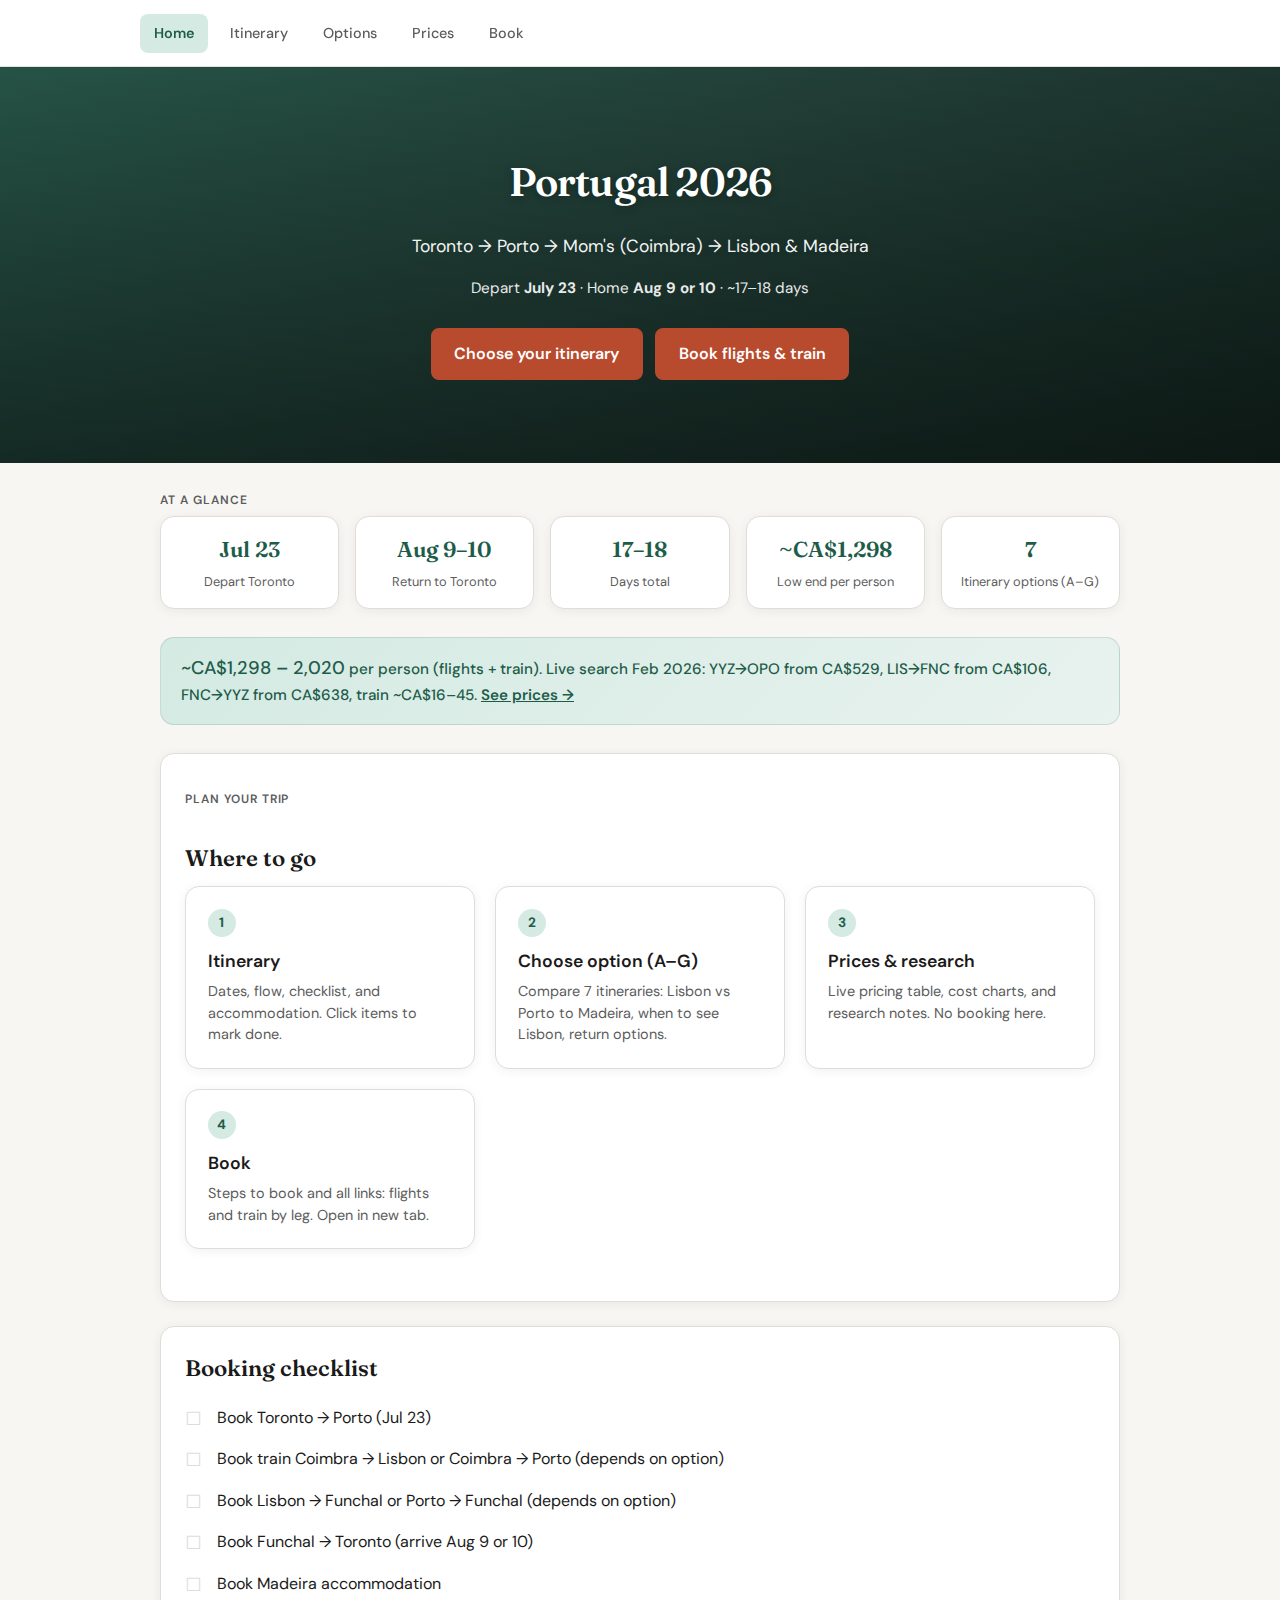
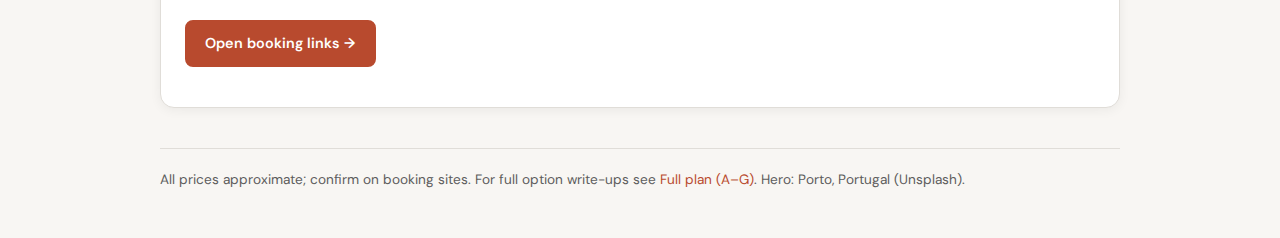
<file: index.html>
<!DOCTYPE html>
<html lang="en">
<head>
  <meta charset="UTF-8">
  <meta name="viewport" content="width=device-width, initial-scale=1.0">
  <title>Portugal Trip 2026 – Toronto to Porto, Coimbra, Lisbon & Madeira</title>
  <meta name="description" content="Trip plan for July–August 2026: Toronto → Porto → Mom's (Coimbra) → Lisbon → Madeira. Compare options, see prices, and book.">
  <link rel="stylesheet" href="styles.css">
  <style>
    .hero { background-image: linear-gradient(135deg, rgba(30,92,74,.92) 0%, rgba(20,61,50,.9) 50%, rgba(15,42,34,.95) 100%), url('https://images.unsplash.com/photo-1555881400-74d7acaacd8b?w=1200'); background-size: cover; background-position: center; }
  </style>
</head>
<body>
  <nav class="site-nav">
    <div class="site-nav-inner">
      <a href="index.html" class="active">Home</a>
      <a href="itinerary.html">Itinerary</a>
      <a href="portugal-trip-options.html">Options</a>
      <a href="flights-research.html">Prices</a>
      <a href="book.html">Book</a>
    </div>
  </nav>

  <header class="hero">
    <div class="hero-inner">
      <h1>Portugal 2026</h1>
      <p class="tagline">Toronto → Porto → Mom's (Coimbra) → Lisbon & Madeira</p>
      <p class="hero-dates">Depart <strong>July 23</strong> · Home <strong>Aug 9 or 10</strong> · ~17–18 days</p>
      <div class="hero-ctas">
        <a href="portugal-trip-options.html" class="btn btn-hero-primary">Choose your itinerary</a>
        <a href="book.html" class="btn btn-hero-secondary">Book flights & train</a>
      </div>
    </div>
  </header>

  <main class="site-wrap">
    <p class="eyebrow">At a glance</p>
    <div class="at-a-glance">
      <div class="at-a-glance-item">
        <div class="val">Jul 23</div>
        <div class="lbl">Depart Toronto</div>
      </div>
      <div class="at-a-glance-item">
        <div class="val">Aug 9–10</div>
        <div class="lbl">Return to Toronto</div>
      </div>
      <div class="at-a-glance-item">
        <div class="val">17–18</div>
        <div class="lbl">Days total</div>
      </div>
      <div class="at-a-glance-item">
        <div class="val">~CA$1,298</div>
        <div class="lbl">Low end per person</div>
      </div>
      <div class="at-a-glance-item">
        <div class="val">7</div>
        <div class="lbl">Itinerary options (A–G)</div>
      </div>
    </div>

    <div class="cost-strip">
      <span class="cost-figure">~CA$1,298 – 2,020</span> per person (flights + train). Live search Feb 2026: YYZ→OPO from CA$529, LIS→FNC from CA$106, FNC→YYZ from CA$638, train ~CA$16–45. <a href="flights-research.html" style="color:inherit; font-weight:600;">See prices →</a>
    </div>

    <section class="card">
      <p class="eyebrow">Plan your trip</p>
      <h2>Where to go</h2>
      <div class="card-grid">
        <a href="itinerary.html" class="card-link">
          <span class="card-num">1</span>
          <h3>Itinerary</h3>
          <p>Dates, flow, checklist, and accommodation. Click items to mark done.</p>
        </a>
        <a href="portugal-trip-options.html" class="card-link">
          <span class="card-num">2</span>
          <h3>Choose option (A–G)</h3>
          <p>Compare 7 itineraries: Lisbon vs Porto to Madeira, when to see Lisbon, return options.</p>
        </a>
        <a href="flights-research.html" class="card-link">
          <span class="card-num">3</span>
          <h3>Prices & research</h3>
          <p>Live pricing table, cost charts, and research notes. No booking here.</p>
        </a>
        <a href="book.html" class="card-link">
          <span class="card-num">4</span>
          <h3>Book</h3>
          <p>Steps to book and all links: flights and train by leg. Open in new tab.</p>
        </a>
      </div>
    </section>

    <section class="card">
      <h2>Booking checklist</h2>
      <ul class="checklist">
        <li>Book Toronto → Porto (Jul 23)</li>
        <li>Book train Coimbra → Lisbon or Coimbra → Porto (depends on option)</li>
        <li>Book Lisbon → Funchal or Porto → Funchal (depends on option)</li>
        <li>Book Funchal → Toronto (arrive Aug 9 or 10)</li>
        <li>Book Madeira accommodation</li>
      </ul>
      <p style="margin-top:1rem;"><a href="book.html" class="btn">Open booking links →</a></p>
    </section>

    <footer class="site-footer">
      All prices approximate; confirm on booking sites. For full option write-ups see <a href="full-plan.html">Full plan (A–G)</a>. Hero: Porto, Portugal (Unsplash).
    </footer>
  </main>
</body>
</html>
</file>
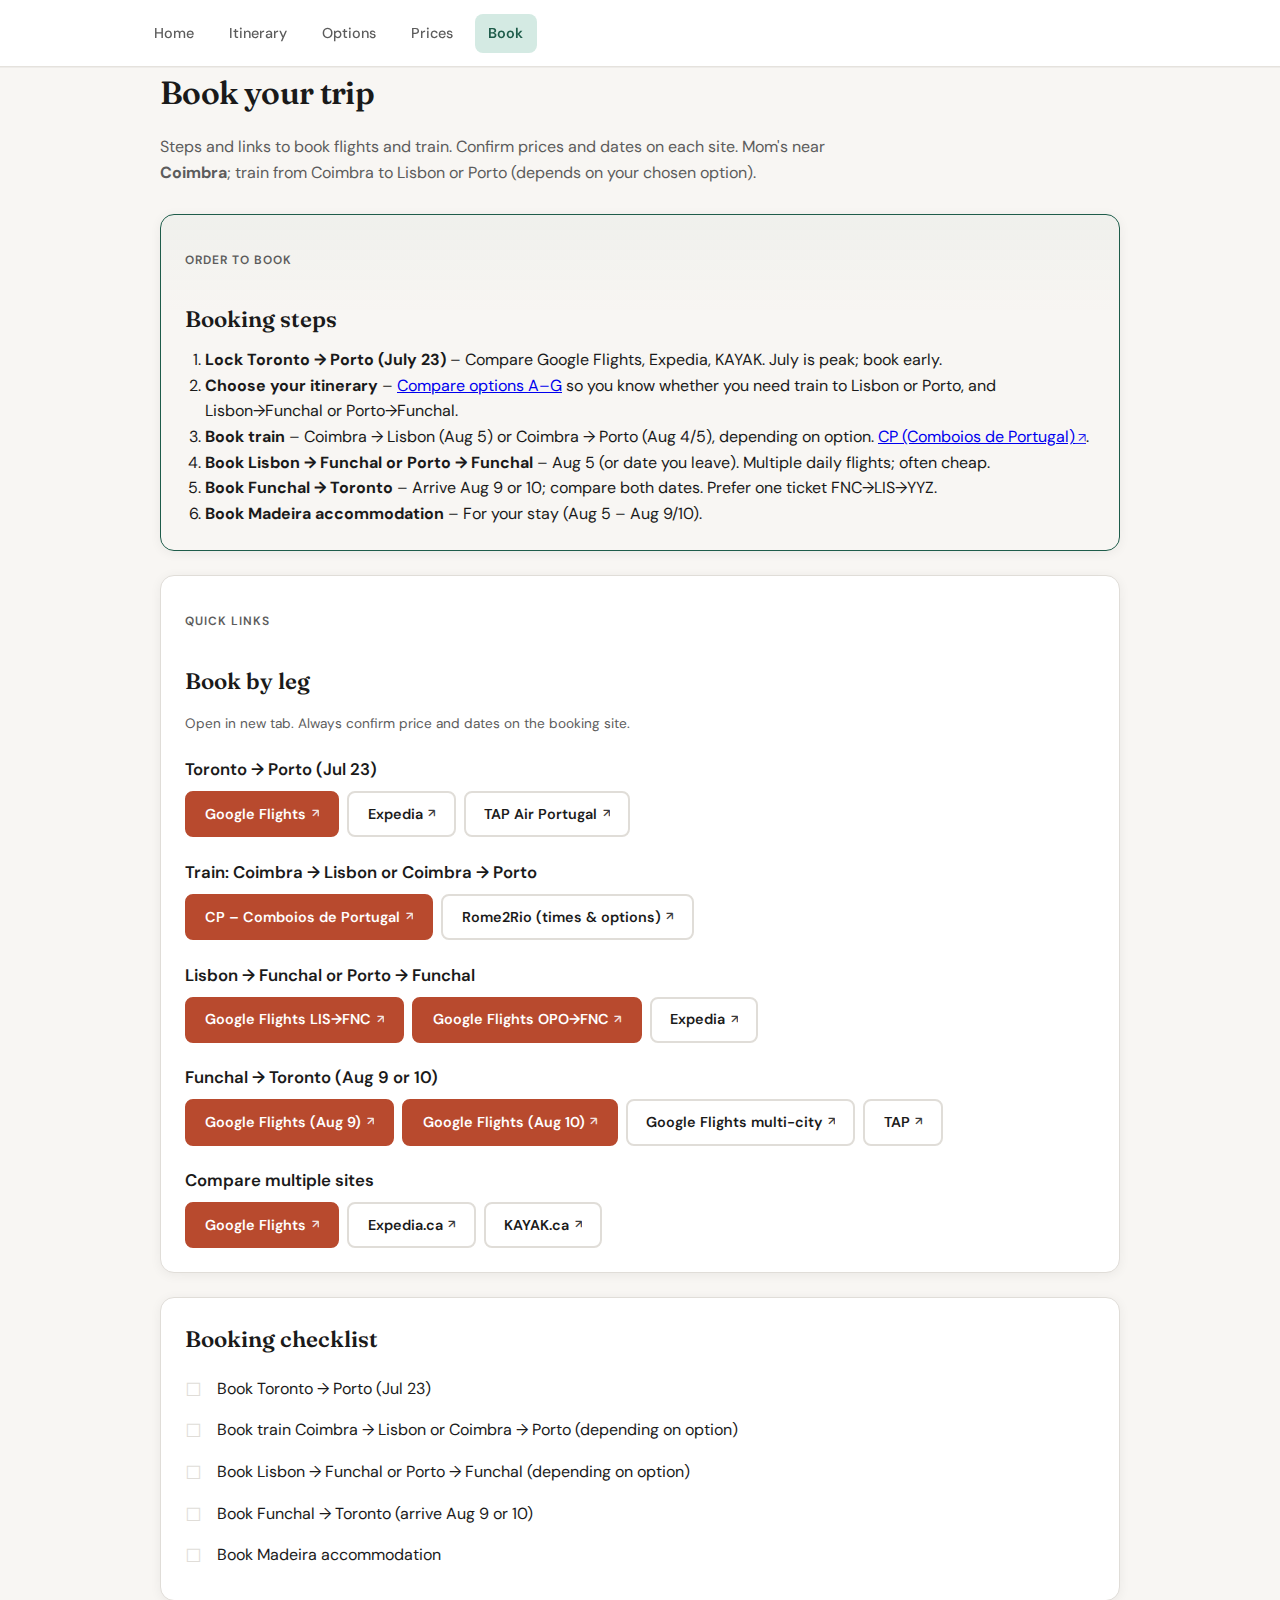
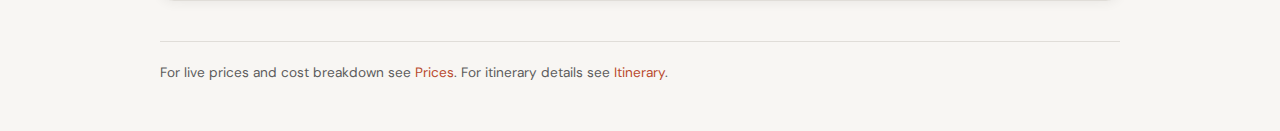
<file: book.html>
<!DOCTYPE html>
<html lang="en">
<head>
  <meta charset="UTF-8">
  <meta name="viewport" content="width=device-width, initial-scale=1.0">
  <title>Portugal Trip 2026 – Book your trip</title>
  <meta name="description" content="Booking steps and links for flights and train: Toronto→Porto, Coimbra→Lisbon/Porto, Lisbon/Porto→Madeira, Madeira→Toronto.">
  <link rel="stylesheet" href="styles.css">
</head>
<body>
  <nav class="site-nav">
    <div class="site-nav-inner">
      <a href="index.html">Home</a>
      <a href="itinerary.html">Itinerary</a>
      <a href="portugal-trip-options.html">Options</a>
      <a href="flights-research.html">Prices</a>
      <a href="book.html" class="active">Book</a>
    </div>
  </nav>

  <main class="site-wrap">
    <h1>Book your trip</h1>
    <p class="page-subtitle">Steps and links to book flights and train. Confirm prices and dates on each site. Mom's near <strong>Coimbra</strong>; train from Coimbra to Lisbon or Porto (depends on your chosen option).</p>

    <section class="card highlight">
      <p class="eyebrow">Order to book</p>
      <h2>Booking steps</h2>
      <ol style="margin:0; padding-left:1.25rem;">
        <li><strong>Lock Toronto → Porto (July 23)</strong> – Compare Google Flights, Expedia, KAYAK. July is peak; book early.</li>
        <li><strong>Choose your itinerary</strong> – <a href="portugal-trip-options.html">Compare options A–G</a> so you know whether you need train to Lisbon or Porto, and Lisbon→Funchal or Porto→Funchal.</li>
        <li><strong>Book train</strong> – Coimbra → Lisbon (Aug 5) or Coimbra → Porto (Aug 4/5), depending on option. <a href="https://www.cp.pt/passageiros/en" target="_blank" rel="noopener" class="external">CP (Comboios de Portugal)</a>.</li>
        <li><strong>Book Lisbon → Funchal or Porto → Funchal</strong> – Aug 5 (or date you leave). Multiple daily flights; often cheap.</li>
        <li><strong>Book Funchal → Toronto</strong> – Arrive Aug 9 or 10; compare both dates. Prefer one ticket FNC→LIS→YYZ.</li>
        <li><strong>Book Madeira accommodation</strong> – For your stay (Aug 5 – Aug 9/10).</li>
      </ol>
    </section>

    <section class="card">
      <p class="eyebrow">Quick links</p>
      <h2>Book by leg</h2>
      <p class="chart-caption">Open in new tab. Always confirm price and dates on the booking site.</p>

      <h3>Toronto → Porto (Jul 23)</h3>
      <div class="btn-wrap">
        <a href="https://www.google.com/travel/flights?q=Flights%20from%20Toronto%20to%20Porto%20Portugal%20on%20July%2023%202026%20one%20way&curr=CAD" class="btn external" target="_blank" rel="noopener">Google Flights</a>
        <a href="https://www.expedia.ca/lp/flights/yyz/opo/toronto-to-porto" class="btn btn-secondary external" target="_blank" rel="noopener">Expedia</a>
        <a href="https://www.flytap.com" class="btn btn-secondary external" target="_blank" rel="noopener">TAP Air Portugal</a>
      </div>

      <h3>Train: Coimbra → Lisbon or Coimbra → Porto</h3>
      <div class="btn-wrap">
        <a href="https://www.cp.pt/passageiros/en" class="btn external" target="_blank" rel="noopener">CP – Comboios de Portugal</a>
        <a href="https://www.rome2rio.com/map/Coimbra/Lisbon" class="btn btn-secondary external" target="_blank" rel="noopener">Rome2Rio (times & options)</a>
      </div>

      <h3>Lisbon → Funchal or Porto → Funchal</h3>
      <div class="btn-wrap">
        <a href="https://www.google.com/travel/flights?q=Flights%20from%20Lisbon%20to%20Funchal%20Madeira%20on%20August%205%202026%20one%20way&curr=CAD" class="btn external" target="_blank" rel="noopener">Google Flights LIS→FNC</a>
        <a href="https://www.google.com/travel/flights?q=Flights%20from%20Porto%20to%20Funchal%20Madeira%20on%20August%205%202026%20one%20way&curr=CAD" class="btn external" target="_blank" rel="noopener">Google Flights OPO→FNC</a>
        <a href="https://www.expedia.ca" class="btn btn-secondary external" target="_blank" rel="noopener">Expedia</a>
      </div>

      <h3>Funchal → Toronto (Aug 9 or 10)</h3>
      <div class="btn-wrap">
        <a href="https://www.google.com/travel/flights?q=Flights%20from%20Funchal%20Madeira%20to%20Toronto%20on%20August%209%202026%20one%20way&curr=CAD" class="btn external" target="_blank" rel="noopener">Google Flights (Aug 9)</a>
        <a href="https://www.google.com/travel/flights?q=Flights%20from%20Funchal%20Madeira%20to%20Toronto%20on%20August%2010%202026%20one%20way&curr=CAD" class="btn external" target="_blank" rel="noopener">Google Flights (Aug 10)</a>
        <a href="https://www.google.com/travel/flights" class="btn btn-secondary external" target="_blank" rel="noopener">Google Flights multi-city</a>
        <a href="https://www.flytap.com" class="btn btn-secondary external" target="_blank" rel="noopener">TAP</a>
      </div>

      <h3>Compare multiple sites</h3>
      <div class="btn-wrap">
        <a href="https://www.google.com/travel/flights?gl=CA&hl=en" class="btn external" target="_blank" rel="noopener">Google Flights</a>
        <a href="https://www.expedia.ca" class="btn btn-secondary external" target="_blank" rel="noopener">Expedia.ca</a>
        <a href="https://www.ca.kayak.com" class="btn btn-secondary external" target="_blank" rel="noopener">KAYAK.ca</a>
      </div>
    </section>

    <section class="card">
      <h2>Booking checklist</h2>
      <ul class="checklist">
        <li>Book Toronto → Porto (Jul 23)</li>
        <li>Book train Coimbra → Lisbon or Coimbra → Porto (depending on option)</li>
        <li>Book Lisbon → Funchal or Porto → Funchal (depending on option)</li>
        <li>Book Funchal → Toronto (arrive Aug 9 or 10)</li>
        <li>Book Madeira accommodation</li>
      </ul>
    </section>

    <footer class="site-footer">
      For live prices and cost breakdown see <a href="flights-research.html">Prices</a>. For itinerary details see <a href="itinerary.html">Itinerary</a>.
    </footer>
  </main>
</body>
</html>
</file>
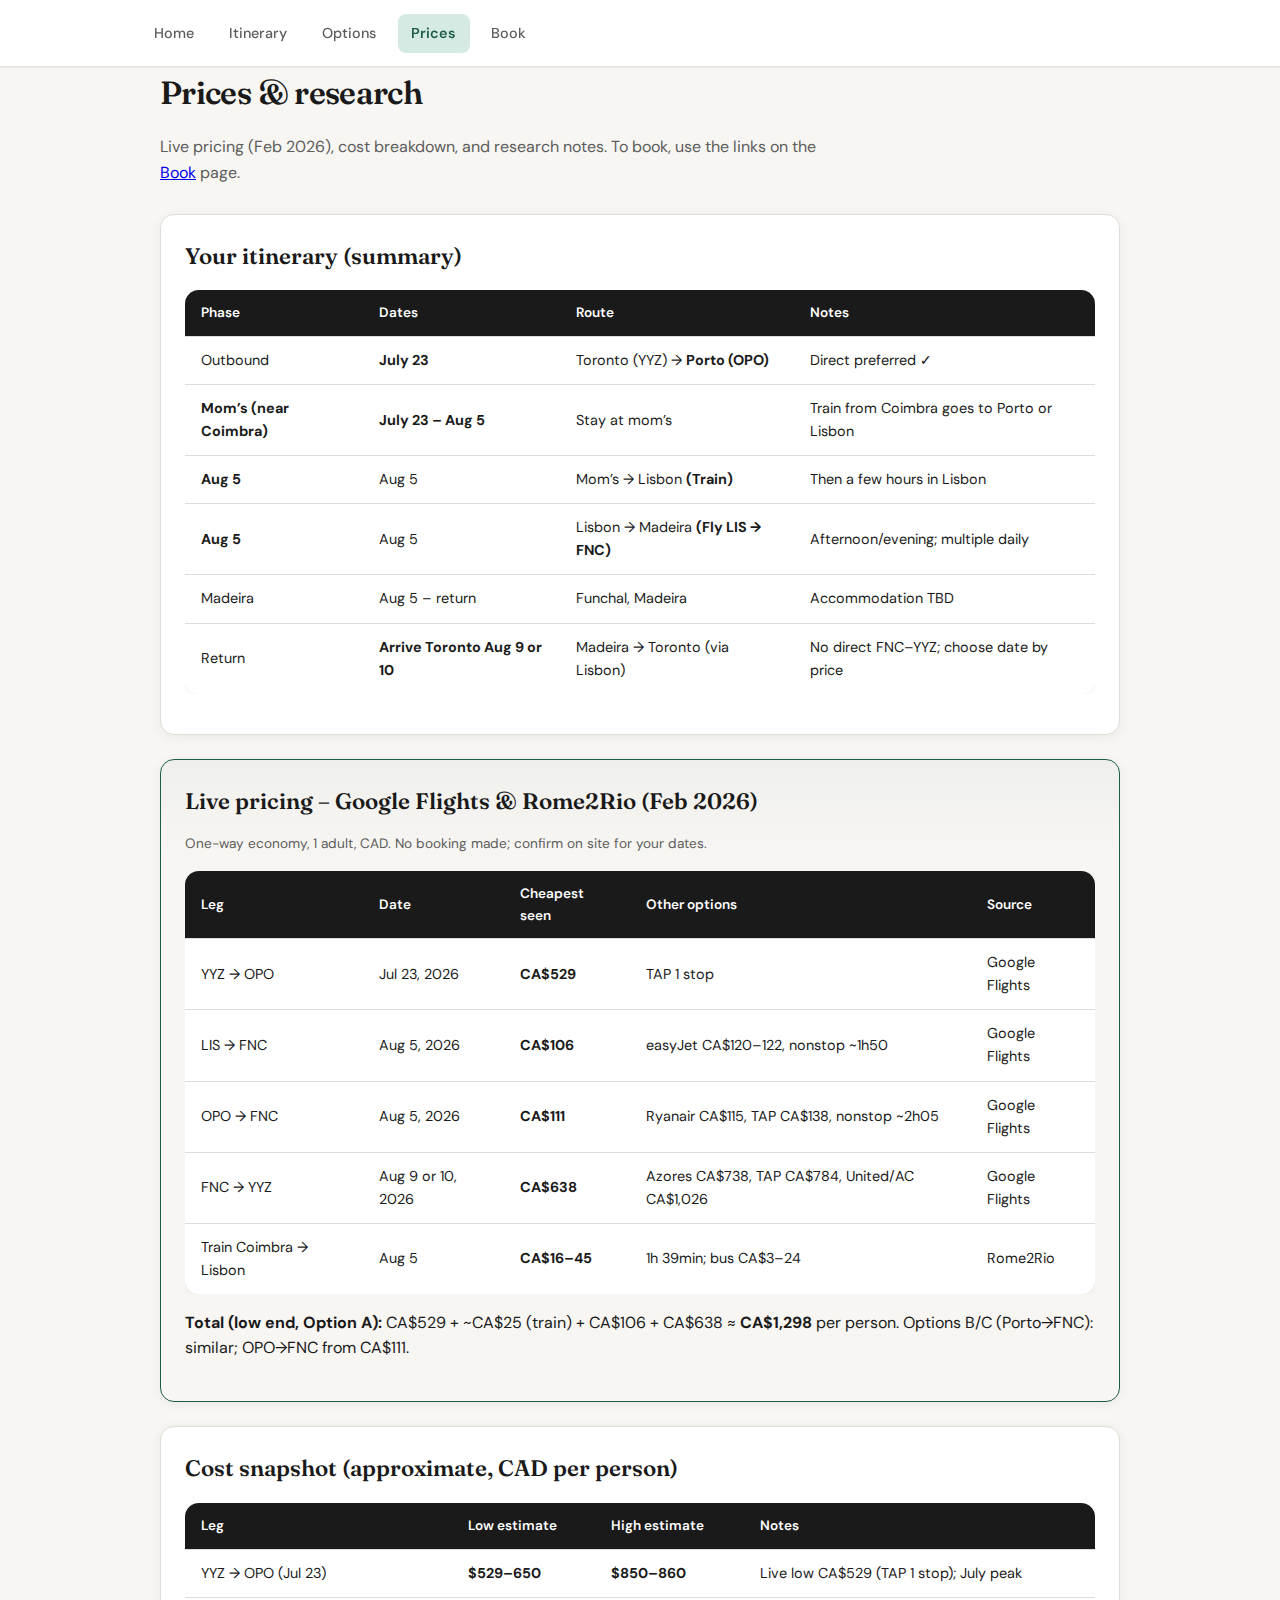
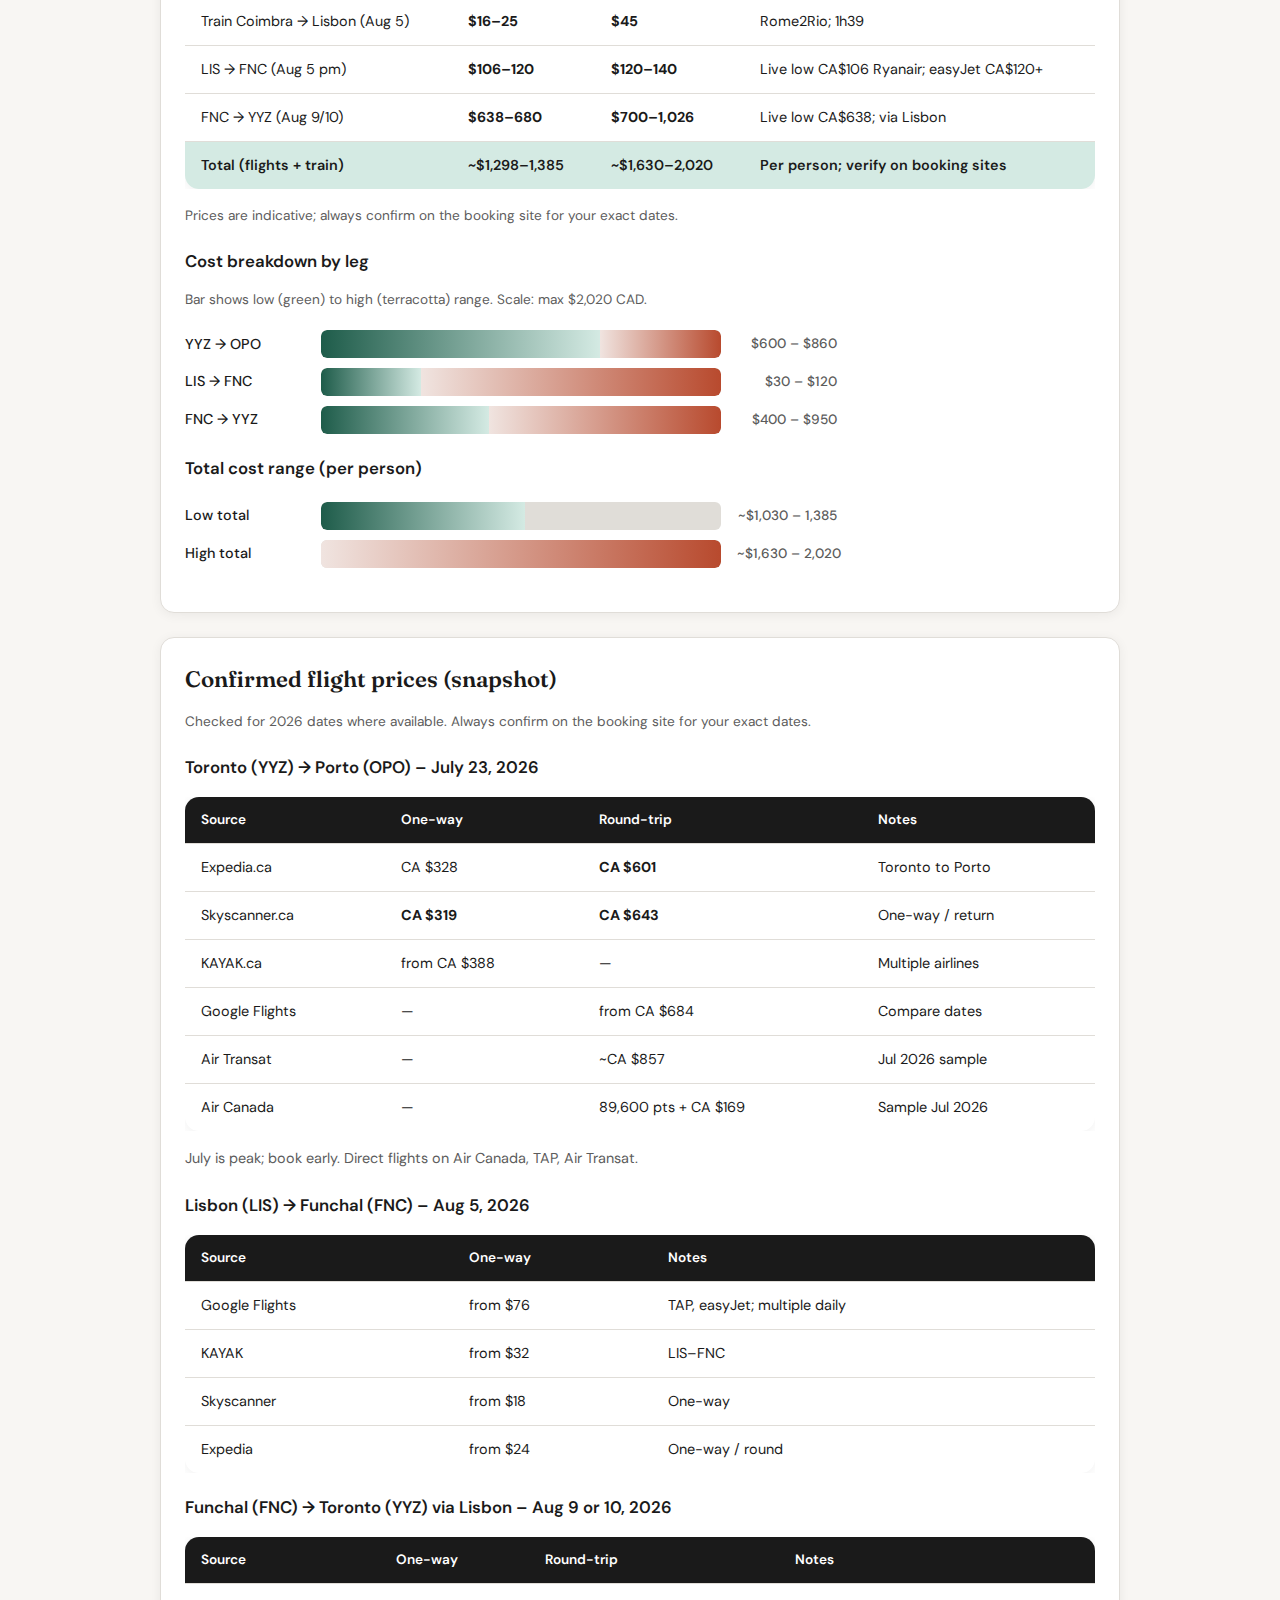
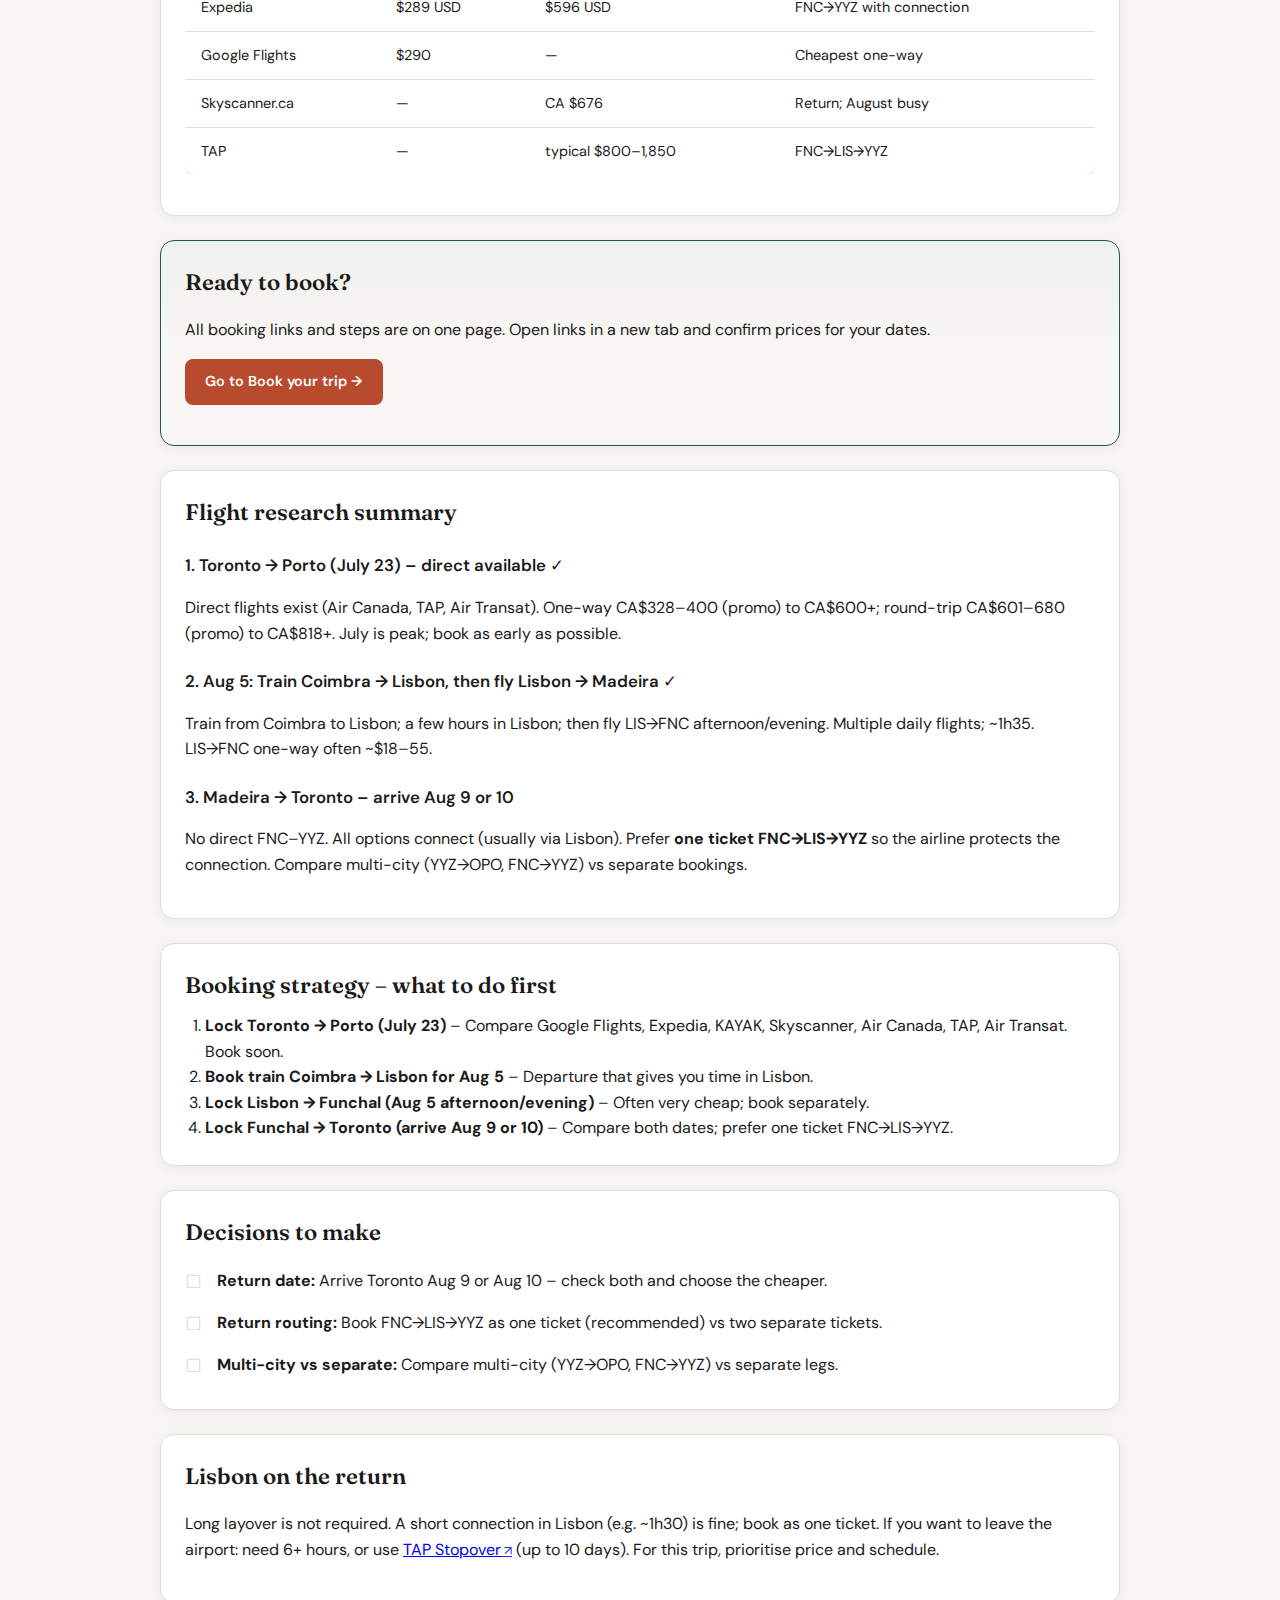
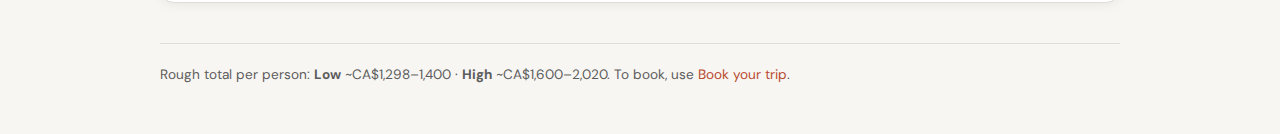
<file: flights-research.html>
<!DOCTYPE html>
<html lang="en">
<head>
  <meta charset="UTF-8">
  <meta name="viewport" content="width=device-width, initial-scale=1.0">
  <title>Portugal Trip 2026 – Prices & research</title>
  <link rel="stylesheet" href="styles.css">
</head>
<body>
  <nav class="site-nav">
    <div class="site-nav-inner">
      <a href="index.html">Home</a>
      <a href="itinerary.html">Itinerary</a>
      <a href="portugal-trip-options.html">Options</a>
      <a href="flights-research.html" class="active">Prices</a>
      <a href="book.html">Book</a>
    </div>
  </nav>

  <main class="site-wrap">
    <h1>Prices & research</h1>
    <p class="page-subtitle">Live pricing (Feb 2026), cost breakdown, and research notes. To book, use the links on the <a href="book.html">Book</a> page.</p>

    <section class="card">
      <h2>Your itinerary (summary)</h2>
      <div class="table-wrap">
        <table>
          <thead>
            <tr><th>Phase</th><th>Dates</th><th>Route</th><th>Notes</th></tr>
          </thead>
          <tbody>
            <tr><td>Outbound</td><td><strong>July 23</strong></td><td>Toronto (YYZ) → <strong>Porto (OPO)</strong></td><td>Direct preferred ✓</td></tr>
            <tr><td><strong>Mom’s (near Coimbra)</strong></td><td><strong>July 23 – Aug 5</strong></td><td>Stay at mom’s</td><td>Train from Coimbra goes to Porto or Lisbon</td></tr>
            <tr><td><strong>Aug 5</strong></td><td>Aug 5</td><td>Mom’s → Lisbon <strong>(Train)</strong></td><td>Then a few hours in Lisbon</td></tr>
            <tr><td><strong>Aug 5</strong></td><td>Aug 5</td><td>Lisbon → Madeira <strong>(Fly LIS → FNC)</strong></td><td>Afternoon/evening; multiple daily</td></tr>
            <tr><td>Madeira</td><td>Aug 5 – return</td><td>Funchal, Madeira</td><td>Accommodation TBD</td></tr>
            <tr><td>Return</td><td><strong>Arrive Toronto Aug 9 or 10</strong></td><td>Madeira → Toronto (via Lisbon)</td><td>No direct FNC–YYZ; choose date by price</td></tr>
          </tbody>
        </table>
      </div>
    </section>

    <section class="card highlight">
      <h2>Live pricing – Google Flights & Rome2Rio (Feb 2026)</h2>
      <p class="chart-caption">One-way economy, 1 adult, CAD. No booking made; confirm on site for your dates.</p>
      <div class="table-wrap">
        <table>
          <thead>
            <tr><th>Leg</th><th>Date</th><th>Cheapest seen</th><th>Other options</th><th>Source</th></tr>
          </thead>
          <tbody>
            <tr><td>YYZ → OPO</td><td>Jul 23, 2026</td><td><strong>CA$529</strong></td><td>TAP 1 stop</td><td>Google Flights</td></tr>
            <tr><td>LIS → FNC</td><td>Aug 5, 2026</td><td><strong>CA$106</strong></td><td>easyJet CA$120–122, nonstop ~1h50</td><td>Google Flights</td></tr>
            <tr><td>OPO → FNC</td><td>Aug 5, 2026</td><td><strong>CA$111</strong></td><td>Ryanair CA$115, TAP CA$138, nonstop ~2h05</td><td>Google Flights</td></tr>
            <tr><td>FNC → YYZ</td><td>Aug 9 or 10, 2026</td><td><strong>CA$638</strong></td><td>Azores CA$738, TAP CA$784, United/AC CA$1,026</td><td>Google Flights</td></tr>
            <tr><td>Train Coimbra → Lisbon</td><td>Aug 5</td><td><strong>CA$16–45</strong></td><td>1h 39min; bus CA$3–24</td><td>Rome2Rio</td></tr>
          </tbody>
        </table>
      </div>
      <p><strong>Total (low end, Option A):</strong> CA$529 + ~CA$25 (train) + CA$106 + CA$638 ≈ <strong>CA$1,298</strong> per person. Options B/C (Porto→FNC): similar; OPO→FNC from CA$111.</p>
    </section>

    <section class="card">
      <h2>Cost snapshot (approximate, CAD per person)</h2>
      <div class="table-wrap">
        <table>
          <thead>
            <tr><th>Leg</th><th>Low estimate</th><th>High estimate</th><th>Notes</th></tr>
          </thead>
          <tbody>
            <tr><td>YYZ → OPO (Jul 23)</td><td><strong>$529–650</strong></td><td><strong>$850–860</strong></td><td>Live low CA$529 (TAP 1 stop); July peak</td></tr>
            <tr><td>Train Coimbra → Lisbon (Aug 5)</td><td><strong>$16–25</strong></td><td><strong>$45</strong></td><td>Rome2Rio; 1h39</td></tr>
            <tr><td>LIS → FNC (Aug 5 pm)</td><td><strong>$106–120</strong></td><td><strong>$120–140</strong></td><td>Live low CA$106 Ryanair; easyJet CA$120+</td></tr>
            <tr><td>FNC → YYZ (Aug 9/10)</td><td><strong>$638–680</strong></td><td><strong>$700–1,026</strong></td><td>Live low CA$638; via Lisbon</td></tr>
            <tr style="background: var(--green-soft); font-weight: 600;"><td>Total (flights + train)</td><td>~$1,298–1,385</td><td>~$1,630–2,020</td><td>Per person; verify on booking sites</td></tr>
          </tbody>
        </table>
      </div>
      <p class="chart-caption">Prices are indicative; always confirm on the booking site for your exact dates.</p>

      <h3>Cost breakdown by leg</h3>
      <p class="chart-caption">Bar shows low (green) to high (terracotta) range. Scale: max $2,020 CAD.</p>
      <div class="chart">
        <div class="chart-row">
          <span class="chart-label">YYZ → OPO</span>
          <div class="chart-bar-wrap" style="max-width:400px;">
            <div class="chart-bar-low" style="width:69.8%;"></div>
            <div class="chart-bar-high" style="width:30.2%;"></div>
          </div>
          <span class="chart-value">$600 – $860</span>
        </div>
        <div class="chart-row">
          <span class="chart-label">LIS → FNC</span>
          <div class="chart-bar-wrap" style="max-width:400px;">
            <div class="chart-bar-low" style="width:25%;"></div>
            <div class="chart-bar-high" style="width:75%;"></div>
          </div>
          <span class="chart-value">$30 – $120</span>
        </div>
        <div class="chart-row">
          <span class="chart-label">FNC → YYZ</span>
          <div class="chart-bar-wrap" style="max-width:400px;">
            <div class="chart-bar-low" style="width:42.1%;"></div>
            <div class="chart-bar-high" style="width:57.9%;"></div>
          </div>
          <span class="chart-value">$400 – $950</span>
        </div>
      </div>

      <h3>Total cost range (per person)</h3>
      <div class="chart">
        <div class="chart-row">
          <span class="chart-label">Low total</span>
          <div class="chart-bar-wrap" style="max-width:400px;">
            <div class="chart-bar-low" style="width:51%;"></div>
          </div>
          <span class="chart-value">~$1,030 – 1,385</span>
        </div>
        <div class="chart-row">
          <span class="chart-label">High total</span>
          <div class="chart-bar-wrap" style="max-width:400px;">
            <div class="chart-bar-high" style="width:100%;"></div>
          </div>
          <span class="chart-value">~$1,630 – 2,020</span>
        </div>
      </div>
    </section>

    <section class="card">
      <h2>Confirmed flight prices (snapshot)</h2>
      <p class="chart-caption">Checked for 2026 dates where available. Always confirm on the booking site for your exact dates.</p>

      <h3>Toronto (YYZ) → Porto (OPO) – July 23, 2026</h3>
      <div class="table-wrap">
        <table>
          <thead>
            <tr><th>Source</th><th>One-way</th><th>Round-trip</th><th>Notes</th></tr>
          </thead>
          <tbody>
            <tr><td>Expedia.ca</td><td>CA $328</td><td><strong>CA $601</strong></td><td>Toronto to Porto</td></tr>
            <tr><td>Skyscanner.ca</td><td><strong>CA $319</strong></td><td><strong>CA $643</strong></td><td>One-way / return</td></tr>
            <tr><td>KAYAK.ca</td><td>from CA $388</td><td>—</td><td>Multiple airlines</td></tr>
            <tr><td>Google Flights</td><td>—</td><td>from CA $684</td><td>Compare dates</td></tr>
            <tr><td>Air Transat</td><td>—</td><td>~CA $857</td><td>Jul 2026 sample</td></tr>
            <tr><td>Air Canada</td><td>—</td><td>89,600 pts + CA $169</td><td>Sample Jul 2026</td></tr>
          </tbody>
        </table>
      </div>
      <p style="font-size:0.9rem; color:var(--muted);">July is peak; book early. Direct flights on Air Canada, TAP, Air Transat.</p>

      <h3>Lisbon (LIS) → Funchal (FNC) – Aug 5, 2026</h3>
      <div class="table-wrap">
        <table>
          <thead>
            <tr><th>Source</th><th>One-way</th><th>Notes</th></tr>
          </thead>
          <tbody>
            <tr><td>Google Flights</td><td>from $76</td><td>TAP, easyJet; multiple daily</td></tr>
            <tr><td>KAYAK</td><td>from $32</td><td>LIS–FNC</td></tr>
            <tr><td>Skyscanner</td><td>from $18</td><td>One-way</td></tr>
            <tr><td>Expedia</td><td>from $24</td><td>One-way / round</td></tr>
          </tbody>
        </table>
      </div>

      <h3>Funchal (FNC) → Toronto (YYZ) via Lisbon – Aug 9 or 10, 2026</h3>
      <div class="table-wrap">
        <table>
          <thead>
            <tr><th>Source</th><th>One-way</th><th>Round-trip</th><th>Notes</th></tr>
          </thead>
          <tbody>
            <tr><td>Expedia</td><td>$289 USD</td><td>$596 USD</td><td>FNC→YYZ with connection</td></tr>
            <tr><td>Google Flights</td><td>$290</td><td>—</td><td>Cheapest one-way</td></tr>
            <tr><td>Skyscanner.ca</td><td>—</td><td>CA $676</td><td>Return; August busy</td></tr>
            <tr><td>TAP</td><td>—</td><td>typical $800–1,850</td><td>FNC→LIS→YYZ</td></tr>
          </tbody>
        </table>
      </div>
    </section>

    <section class="card highlight" id="quick-links">
      <h2>Ready to book?</h2>
      <p>All booking links and steps are on one page. Open links in a new tab and confirm prices for your dates.</p>
      <p><a href="book.html" class="btn">Go to Book your trip →</a></p>
    </section>

    <section class="card">
      <h2>Flight research summary</h2>
      <h3>1. Toronto → Porto (July 23) – direct available ✓</h3>
      <p>Direct flights exist (Air Canada, TAP, Air Transat). One-way CA$328–400 (promo) to CA$600+; round-trip CA$601–680 (promo) to CA$818+. July is peak; book as early as possible.</p>
      <h3>2. Aug 5: Train Coimbra → Lisbon, then fly Lisbon → Madeira ✓</h3>
      <p>Train from Coimbra to Lisbon; a few hours in Lisbon; then fly LIS→FNC afternoon/evening. Multiple daily flights; ~1h35. LIS→FNC one-way often ~$18–55.</p>
      <h3>3. Madeira → Toronto – arrive Aug 9 or 10</h3>
      <p>No direct FNC–YYZ. All options connect (usually via Lisbon). Prefer <strong>one ticket FNC→LIS→YYZ</strong> so the airline protects the connection. Compare multi-city (YYZ→OPO, FNC→YYZ) vs separate bookings.</p>
    </section>

    <section class="card">
      <h2>Booking strategy – what to do first</h2>
      <ol style="margin:0; padding-left:1.25rem;">
        <li><strong>Lock Toronto → Porto (July 23)</strong> – Compare Google Flights, Expedia, KAYAK, Skyscanner, Air Canada, TAP, Air Transat. Book soon.</li>
        <li><strong>Book train Coimbra → Lisbon for Aug 5</strong> – Departure that gives you time in Lisbon.</li>
        <li><strong>Lock Lisbon → Funchal (Aug 5 afternoon/evening)</strong> – Often very cheap; book separately.</li>
        <li><strong>Lock Funchal → Toronto (arrive Aug 9 or 10)</strong> – Compare both dates; prefer one ticket FNC→LIS→YYZ.</li>
      </ol>
    </section>

    <section class="card">
      <h2>Decisions to make</h2>
      <ul class="checklist">
        <li><strong>Return date:</strong> Arrive Toronto Aug 9 or Aug 10 – check both and choose the cheaper.</li>
        <li><strong>Return routing:</strong> Book FNC→LIS→YYZ as one ticket (recommended) vs two separate tickets.</li>
        <li><strong>Multi-city vs separate:</strong> Compare multi-city (YYZ→OPO, FNC→YYZ) vs separate legs.</li>
      </ul>
    </section>

    <section class="card">
      <h2>Lisbon on the return</h2>
      <p>Long layover is not required. A short connection in Lisbon (e.g. ~1h30) is fine; book as one ticket. If you want to leave the airport: need 6+ hours, or use <a href="https://www.flytap.com/en-us/stopover" target="_blank" rel="noopener" class="external">TAP Stopover</a> (up to 10 days). For this trip, prioritise price and schedule.</p>
    </section>

    <footer class="site-footer">
      Rough total per person: <strong>Low</strong> ~CA$1,298–1,400 · <strong>High</strong> ~CA$1,600–2,020. To book, use <a href="book.html">Book your trip</a>.
    </footer>
  </main>
</body>
</html>
</file>
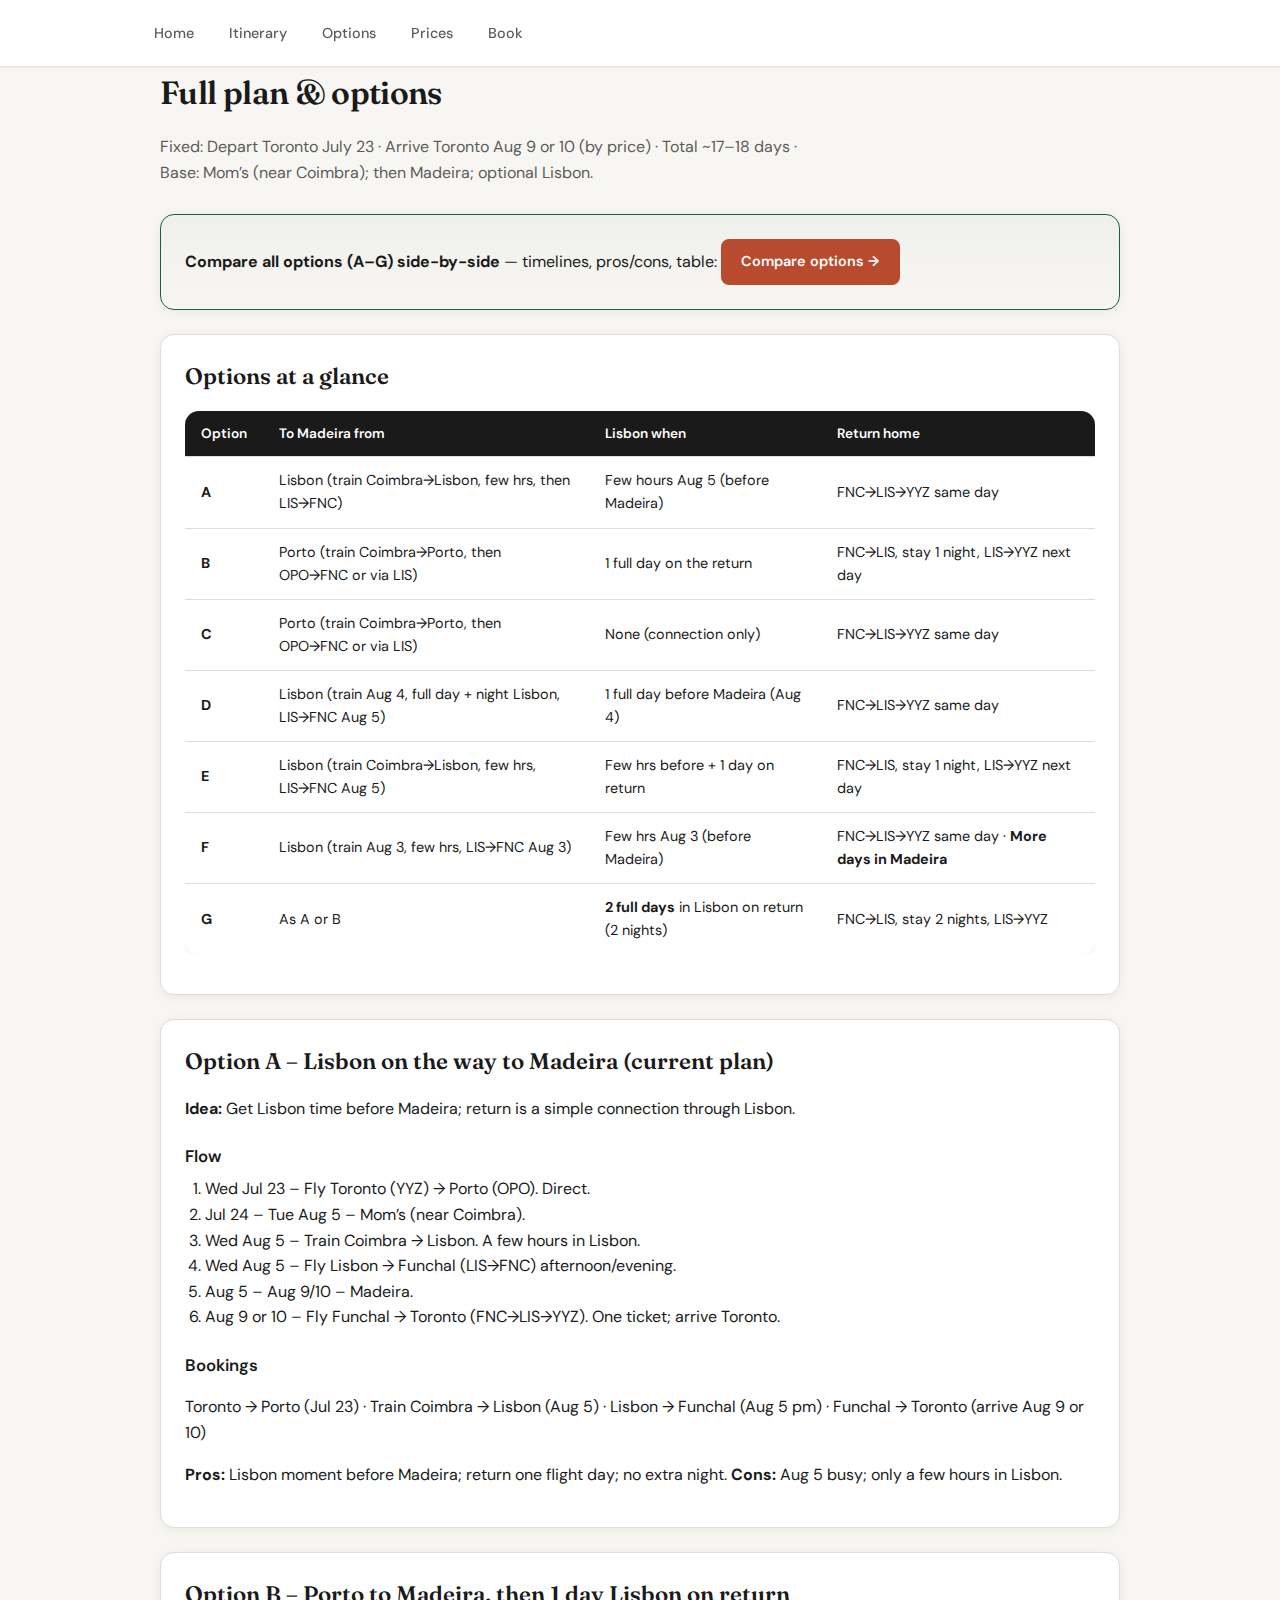
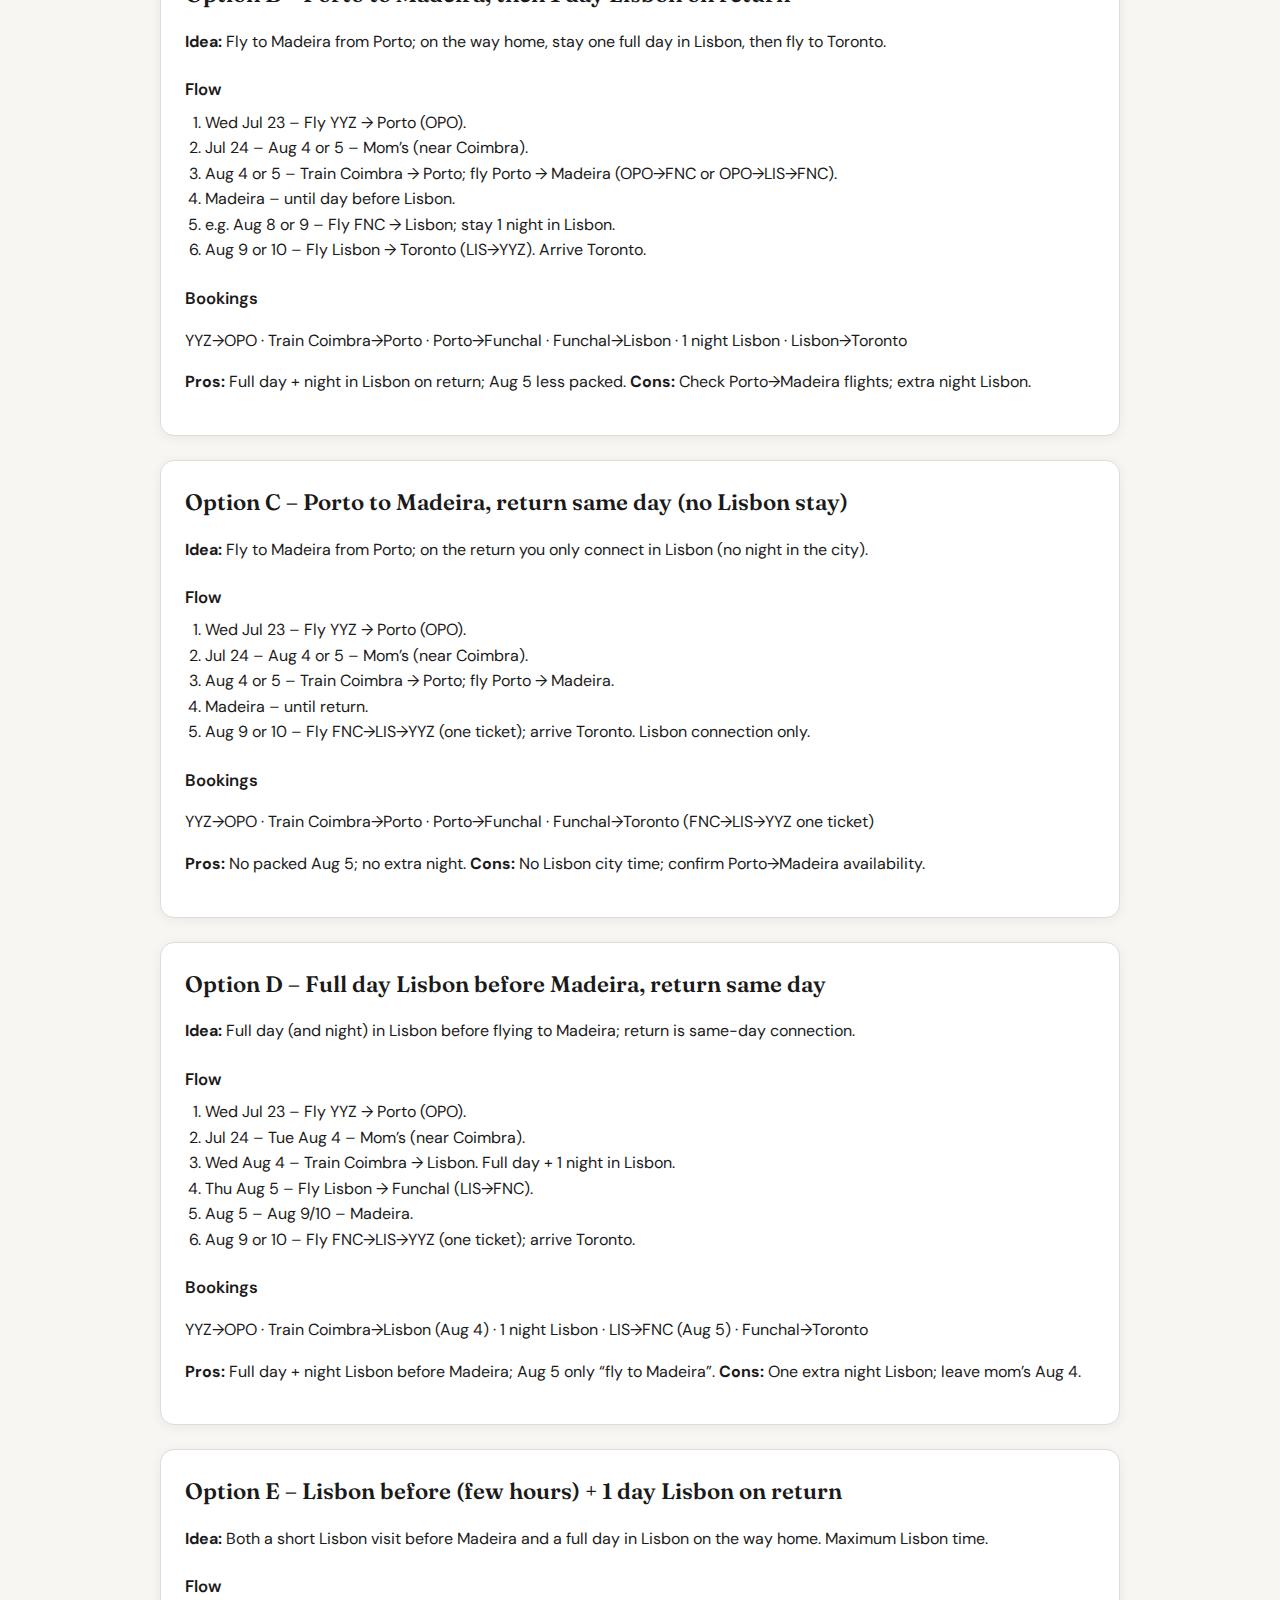
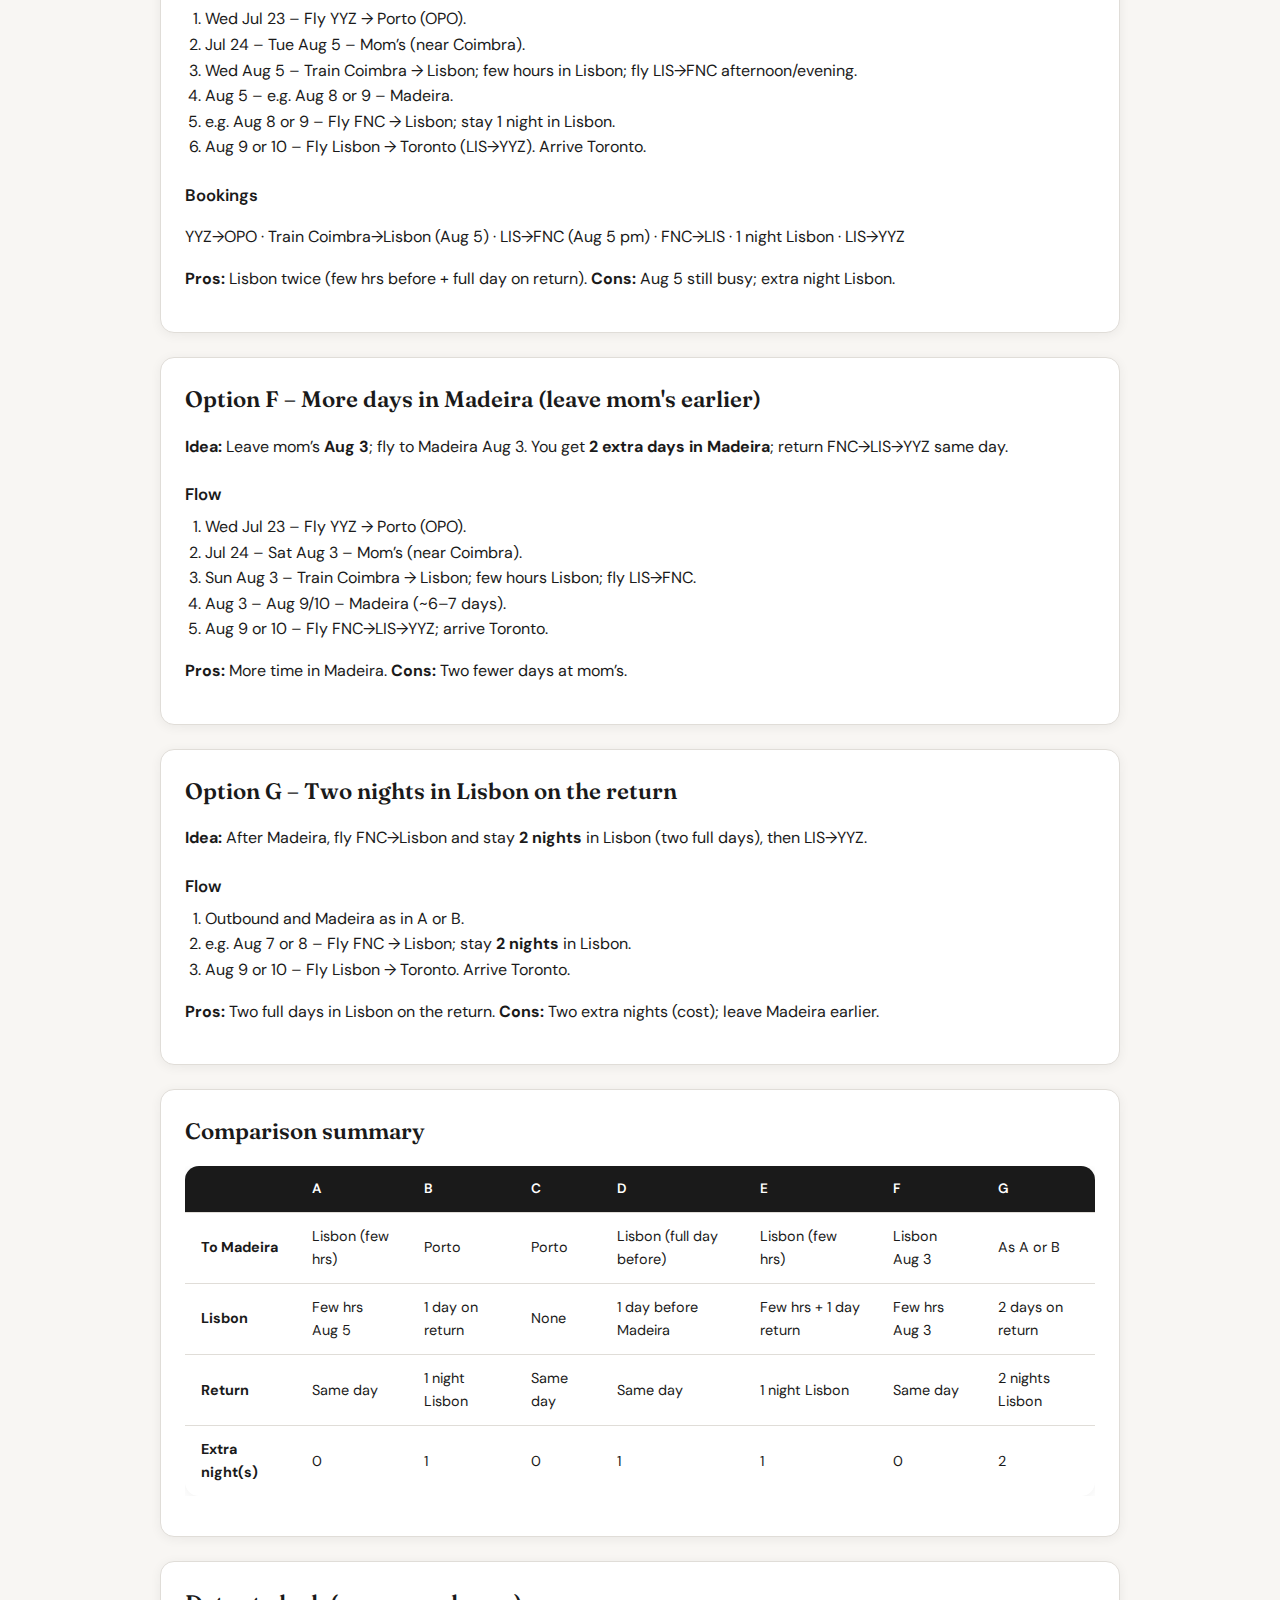
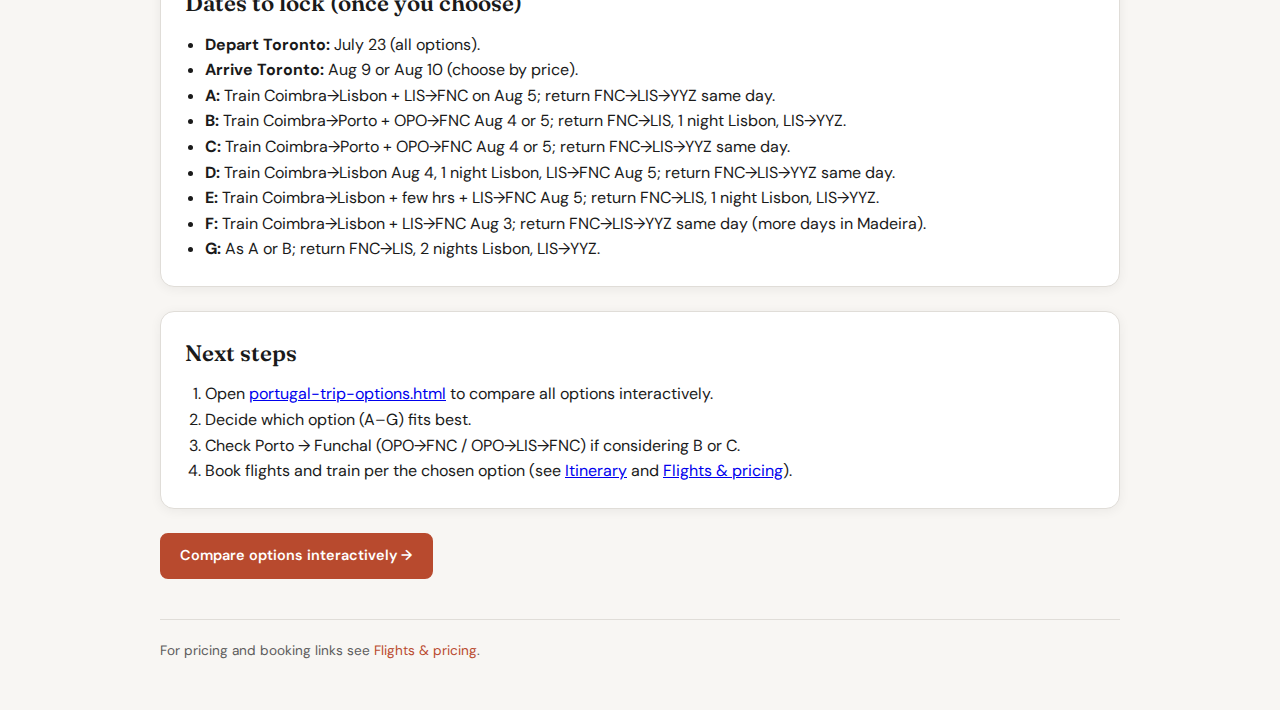
<file: full-plan.html>
<!DOCTYPE html>
<html lang="en">
<head>
  <meta charset="UTF-8">
  <meta name="viewport" content="width=device-width, initial-scale=1.0">
  <title>Portugal Trip 2026 – Full plan (options A–E)</title>
  <link rel="stylesheet" href="styles.css">
</head>
<body>
  <nav class="site-nav">
    <div class="site-nav-inner">
      <a href="index.html">Home</a>
      <a href="itinerary.html">Itinerary</a>
      <a href="portugal-trip-options.html">Options</a>
      <a href="flights-research.html">Prices</a>
      <a href="book.html">Book</a>
    </div>
  </nav>

  <main class="site-wrap">
    <h1>Full plan & options</h1>
    <p class="page-subtitle">Fixed: Depart Toronto July 23 · Arrive Toronto Aug 9 or 10 (by price) · Total ~17–18 days · Base: Mom’s (near Coimbra); then Madeira; optional Lisbon.</p>

    <div class="card highlight" style="margin-bottom:1.5rem;">
      <p style="margin:0;"><strong>Compare all options (A–G) side-by-side</strong> — timelines, pros/cons, table: <a href="portugal-trip-options.html" class="btn">Compare options →</a></p>
    </div>

    <section class="card">
      <h2>Options at a glance</h2>
      <div class="table-wrap">
        <table>
          <thead>
            <tr>
              <th>Option</th>
              <th>To Madeira from</th>
              <th>Lisbon when</th>
              <th>Return home</th>
            </tr>
          </thead>
          <tbody>
            <tr><td><strong>A</strong></td><td>Lisbon (train Coimbra→Lisbon, few hrs, then LIS→FNC)</td><td>Few hours Aug 5 (before Madeira)</td><td>FNC→LIS→YYZ same day</td></tr>
            <tr><td><strong>B</strong></td><td>Porto (train Coimbra→Porto, then OPO→FNC or via LIS)</td><td>1 full day on the return</td><td>FNC→LIS, stay 1 night, LIS→YYZ next day</td></tr>
            <tr><td><strong>C</strong></td><td>Porto (train Coimbra→Porto, then OPO→FNC or via LIS)</td><td>None (connection only)</td><td>FNC→LIS→YYZ same day</td></tr>
            <tr><td><strong>D</strong></td><td>Lisbon (train Aug 4, full day + night Lisbon, LIS→FNC Aug 5)</td><td>1 full day before Madeira (Aug 4)</td><td>FNC→LIS→YYZ same day</td></tr>
            <tr><td><strong>E</strong></td><td>Lisbon (train Coimbra→Lisbon, few hrs, LIS→FNC Aug 5)</td><td>Few hrs before + 1 day on return</td><td>FNC→LIS, stay 1 night, LIS→YYZ next day</td></tr>
            <tr><td><strong>F</strong></td><td>Lisbon (train Aug 3, few hrs, LIS→FNC Aug 3)</td><td>Few hrs Aug 3 (before Madeira)</td><td>FNC→LIS→YYZ same day · <strong>More days in Madeira</strong></td></tr>
            <tr><td><strong>G</strong></td><td>As A or B</td><td><strong>2 full days</strong> in Lisbon on return (2 nights)</td><td>FNC→LIS, stay 2 nights, LIS→YYZ</td></tr>
          </tbody>
        </table>
      </div>
    </section>

    <section class="card">
      <h2>Option A – Lisbon on the way to Madeira (current plan)</h2>
      <p><strong>Idea:</strong> Get Lisbon time before Madeira; return is a simple connection through Lisbon.</p>
      <h3>Flow</h3>
      <ol style="margin:0; padding-left:1.25rem;">
        <li>Wed Jul 23 – Fly Toronto (YYZ) → Porto (OPO). Direct.</li>
        <li>Jul 24 – Tue Aug 5 – Mom’s (near Coimbra).</li>
        <li>Wed Aug 5 – Train Coimbra → Lisbon. A few hours in Lisbon.</li>
        <li>Wed Aug 5 – Fly Lisbon → Funchal (LIS→FNC) afternoon/evening.</li>
        <li>Aug 5 – Aug 9/10 – Madeira.</li>
        <li>Aug 9 or 10 – Fly Funchal → Toronto (FNC→LIS→YYZ). One ticket; arrive Toronto.</li>
      </ol>
      <h3>Bookings</h3>
      <p>Toronto → Porto (Jul 23) · Train Coimbra → Lisbon (Aug 5) · Lisbon → Funchal (Aug 5 pm) · Funchal → Toronto (arrive Aug 9 or 10)</p>
      <p><strong>Pros:</strong> Lisbon moment before Madeira; return one flight day; no extra night. <strong>Cons:</strong> Aug 5 busy; only a few hours in Lisbon.</p>
    </section>

    <section class="card">
      <h2>Option B – Porto to Madeira, then 1 day Lisbon on return</h2>
      <p><strong>Idea:</strong> Fly to Madeira from Porto; on the way home, stay one full day in Lisbon, then fly to Toronto.</p>
      <h3>Flow</h3>
      <ol style="margin:0; padding-left:1.25rem;">
        <li>Wed Jul 23 – Fly YYZ → Porto (OPO).</li>
        <li>Jul 24 – Aug 4 or 5 – Mom’s (near Coimbra).</li>
        <li>Aug 4 or 5 – Train Coimbra → Porto; fly Porto → Madeira (OPO→FNC or OPO→LIS→FNC).</li>
        <li>Madeira – until day before Lisbon.</li>
        <li>e.g. Aug 8 or 9 – Fly FNC → Lisbon; stay 1 night in Lisbon.</li>
        <li>Aug 9 or 10 – Fly Lisbon → Toronto (LIS→YYZ). Arrive Toronto.</li>
      </ol>
      <h3>Bookings</h3>
      <p>YYZ→OPO · Train Coimbra→Porto · Porto→Funchal · Funchal→Lisbon · 1 night Lisbon · Lisbon→Toronto</p>
      <p><strong>Pros:</strong> Full day + night in Lisbon on return; Aug 5 less packed. <strong>Cons:</strong> Check Porto→Madeira flights; extra night Lisbon.</p>
    </section>

    <section class="card">
      <h2>Option C – Porto to Madeira, return same day (no Lisbon stay)</h2>
      <p><strong>Idea:</strong> Fly to Madeira from Porto; on the return you only connect in Lisbon (no night in the city).</p>
      <h3>Flow</h3>
      <ol style="margin:0; padding-left:1.25rem;">
        <li>Wed Jul 23 – Fly YYZ → Porto (OPO).</li>
        <li>Jul 24 – Aug 4 or 5 – Mom’s (near Coimbra).</li>
        <li>Aug 4 or 5 – Train Coimbra → Porto; fly Porto → Madeira.</li>
        <li>Madeira – until return.</li>
        <li>Aug 9 or 10 – Fly FNC→LIS→YYZ (one ticket); arrive Toronto. Lisbon connection only.</li>
      </ol>
      <h3>Bookings</h3>
      <p>YYZ→OPO · Train Coimbra→Porto · Porto→Funchal · Funchal→Toronto (FNC→LIS→YYZ one ticket)</p>
      <p><strong>Pros:</strong> No packed Aug 5; no extra night. <strong>Cons:</strong> No Lisbon city time; confirm Porto→Madeira availability.</p>
    </section>

    <section class="card">
      <h2>Option D – Full day Lisbon before Madeira, return same day</h2>
      <p><strong>Idea:</strong> Full day (and night) in Lisbon before flying to Madeira; return is same-day connection.</p>
      <h3>Flow</h3>
      <ol style="margin:0; padding-left:1.25rem;">
        <li>Wed Jul 23 – Fly YYZ → Porto (OPO).</li>
        <li>Jul 24 – Tue Aug 4 – Mom’s (near Coimbra).</li>
        <li>Wed Aug 4 – Train Coimbra → Lisbon. Full day + 1 night in Lisbon.</li>
        <li>Thu Aug 5 – Fly Lisbon → Funchal (LIS→FNC).</li>
        <li>Aug 5 – Aug 9/10 – Madeira.</li>
        <li>Aug 9 or 10 – Fly FNC→LIS→YYZ (one ticket); arrive Toronto.</li>
      </ol>
      <h3>Bookings</h3>
      <p>YYZ→OPO · Train Coimbra→Lisbon (Aug 4) · 1 night Lisbon · LIS→FNC (Aug 5) · Funchal→Toronto</p>
      <p><strong>Pros:</strong> Full day + night Lisbon before Madeira; Aug 5 only “fly to Madeira”. <strong>Cons:</strong> One extra night Lisbon; leave mom’s Aug 4.</p>
    </section>

    <section class="card">
      <h2>Option E – Lisbon before (few hours) + 1 day Lisbon on return</h2>
      <p><strong>Idea:</strong> Both a short Lisbon visit before Madeira and a full day in Lisbon on the way home. Maximum Lisbon time.</p>
      <h3>Flow</h3>
      <ol style="margin:0; padding-left:1.25rem;">
        <li>Wed Jul 23 – Fly YYZ → Porto (OPO).</li>
        <li>Jul 24 – Tue Aug 5 – Mom’s (near Coimbra).</li>
        <li>Wed Aug 5 – Train Coimbra → Lisbon; few hours in Lisbon; fly LIS→FNC afternoon/evening.</li>
        <li>Aug 5 – e.g. Aug 8 or 9 – Madeira.</li>
        <li>e.g. Aug 8 or 9 – Fly FNC → Lisbon; stay 1 night in Lisbon.</li>
        <li>Aug 9 or 10 – Fly Lisbon → Toronto (LIS→YYZ). Arrive Toronto.</li>
      </ol>
      <h3>Bookings</h3>
      <p>YYZ→OPO · Train Coimbra→Lisbon (Aug 5) · LIS→FNC (Aug 5 pm) · FNC→LIS · 1 night Lisbon · LIS→YYZ</p>
      <p><strong>Pros:</strong> Lisbon twice (few hrs before + full day on return). <strong>Cons:</strong> Aug 5 still busy; extra night Lisbon.</p>
    </section>

    <section class="card">
      <h2>Option F – More days in Madeira (leave mom's earlier)</h2>
      <p><strong>Idea:</strong> Leave mom’s <strong>Aug 3</strong>; fly to Madeira Aug 3. You get <strong>2 extra days in Madeira</strong>; return FNC→LIS→YYZ same day.</p>
      <h3>Flow</h3>
      <ol style="margin:0; padding-left:1.25rem;">
        <li>Wed Jul 23 – Fly YYZ → Porto (OPO).</li>
        <li>Jul 24 – Sat Aug 3 – Mom’s (near Coimbra).</li>
        <li>Sun Aug 3 – Train Coimbra → Lisbon; few hours Lisbon; fly LIS→FNC.</li>
        <li>Aug 3 – Aug 9/10 – Madeira (~6–7 days).</li>
        <li>Aug 9 or 10 – Fly FNC→LIS→YYZ; arrive Toronto.</li>
      </ol>
      <p><strong>Pros:</strong> More time in Madeira. <strong>Cons:</strong> Two fewer days at mom’s.</p>
    </section>

    <section class="card">
      <h2>Option G – Two nights in Lisbon on the return</h2>
      <p><strong>Idea:</strong> After Madeira, fly FNC→Lisbon and stay <strong>2 nights</strong> in Lisbon (two full days), then LIS→YYZ.</p>
      <h3>Flow</h3>
      <ol style="margin:0; padding-left:1.25rem;">
        <li>Outbound and Madeira as in A or B.</li>
        <li>e.g. Aug 7 or 8 – Fly FNC → Lisbon; stay <strong>2 nights</strong> in Lisbon.</li>
        <li>Aug 9 or 10 – Fly Lisbon → Toronto. Arrive Toronto.</li>
      </ol>
      <p><strong>Pros:</strong> Two full days in Lisbon on the return. <strong>Cons:</strong> Two extra nights (cost); leave Madeira earlier.</p>
    </section>

    <section class="card">
      <h2>Comparison summary</h2>
      <div class="table-wrap">
        <table>
          <thead>
            <tr><th></th><th>A</th><th>B</th><th>C</th><th>D</th><th>E</th><th>F</th><th>G</th></tr>
          </thead>
          <tbody>
            <tr><td><strong>To Madeira</strong></td><td>Lisbon (few hrs)</td><td>Porto</td><td>Porto</td><td>Lisbon (full day before)</td><td>Lisbon (few hrs)</td><td>Lisbon Aug 3</td><td>As A or B</td></tr>
            <tr><td><strong>Lisbon</strong></td><td>Few hrs Aug 5</td><td>1 day on return</td><td>None</td><td>1 day before Madeira</td><td>Few hrs + 1 day return</td><td>Few hrs Aug 3</td><td>2 days on return</td></tr>
            <tr><td><strong>Return</strong></td><td>Same day</td><td>1 night Lisbon</td><td>Same day</td><td>Same day</td><td>1 night Lisbon</td><td>Same day</td><td>2 nights Lisbon</td></tr>
            <tr><td><strong>Extra night(s)</strong></td><td>0</td><td>1</td><td>0</td><td>1</td><td>1</td><td>0</td><td>2</td></tr>
          </tbody>
        </table>
      </div>
    </section>

    <section class="card">
      <h2>Dates to lock (once you choose)</h2>
      <ul style="margin:0; padding-left:1.25rem;">
        <li><strong>Depart Toronto:</strong> July 23 (all options).</li>
        <li><strong>Arrive Toronto:</strong> Aug 9 or Aug 10 (choose by price).</li>
        <li><strong>A:</strong> Train Coimbra→Lisbon + LIS→FNC on Aug 5; return FNC→LIS→YYZ same day.</li>
        <li><strong>B:</strong> Train Coimbra→Porto + OPO→FNC Aug 4 or 5; return FNC→LIS, 1 night Lisbon, LIS→YYZ.</li>
        <li><strong>C:</strong> Train Coimbra→Porto + OPO→FNC Aug 4 or 5; return FNC→LIS→YYZ same day.</li>
        <li><strong>D:</strong> Train Coimbra→Lisbon Aug 4, 1 night Lisbon, LIS→FNC Aug 5; return FNC→LIS→YYZ same day.</li>
        <li><strong>E:</strong> Train Coimbra→Lisbon + few hrs + LIS→FNC Aug 5; return FNC→LIS, 1 night Lisbon, LIS→YYZ.</li>
        <li><strong>F:</strong> Train Coimbra→Lisbon + LIS→FNC Aug 3; return FNC→LIS→YYZ same day (more days in Madeira).</li>
        <li><strong>G:</strong> As A or B; return FNC→LIS, 2 nights Lisbon, LIS→YYZ.</li>
      </ul>
    </section>

    <section class="card">
      <h2>Next steps</h2>
      <ol style="margin:0; padding-left:1.25rem;">
        <li>Open <a href="portugal-trip-options.html">portugal-trip-options.html</a> to compare all options interactively.</li>
        <li>Decide which option (A–G) fits best.</li>
        <li>Check Porto → Funchal (OPO→FNC / OPO→LIS→FNC) if considering B or C.</li>
        <li>Book flights and train per the chosen option (see <a href="itinerary.html">Itinerary</a> and <a href="flights-research.html">Flights & pricing</a>).</li>
      </ol>
    </section>

    <p style="margin-top:1.5rem;"><a href="portugal-trip-options.html" class="btn">Compare options interactively →</a></p>

    <footer class="site-footer">
      For pricing and booking links see <a href="flights-research.html">Flights & pricing</a>.
    </footer>
  </main>
</body>
</html>
</file>
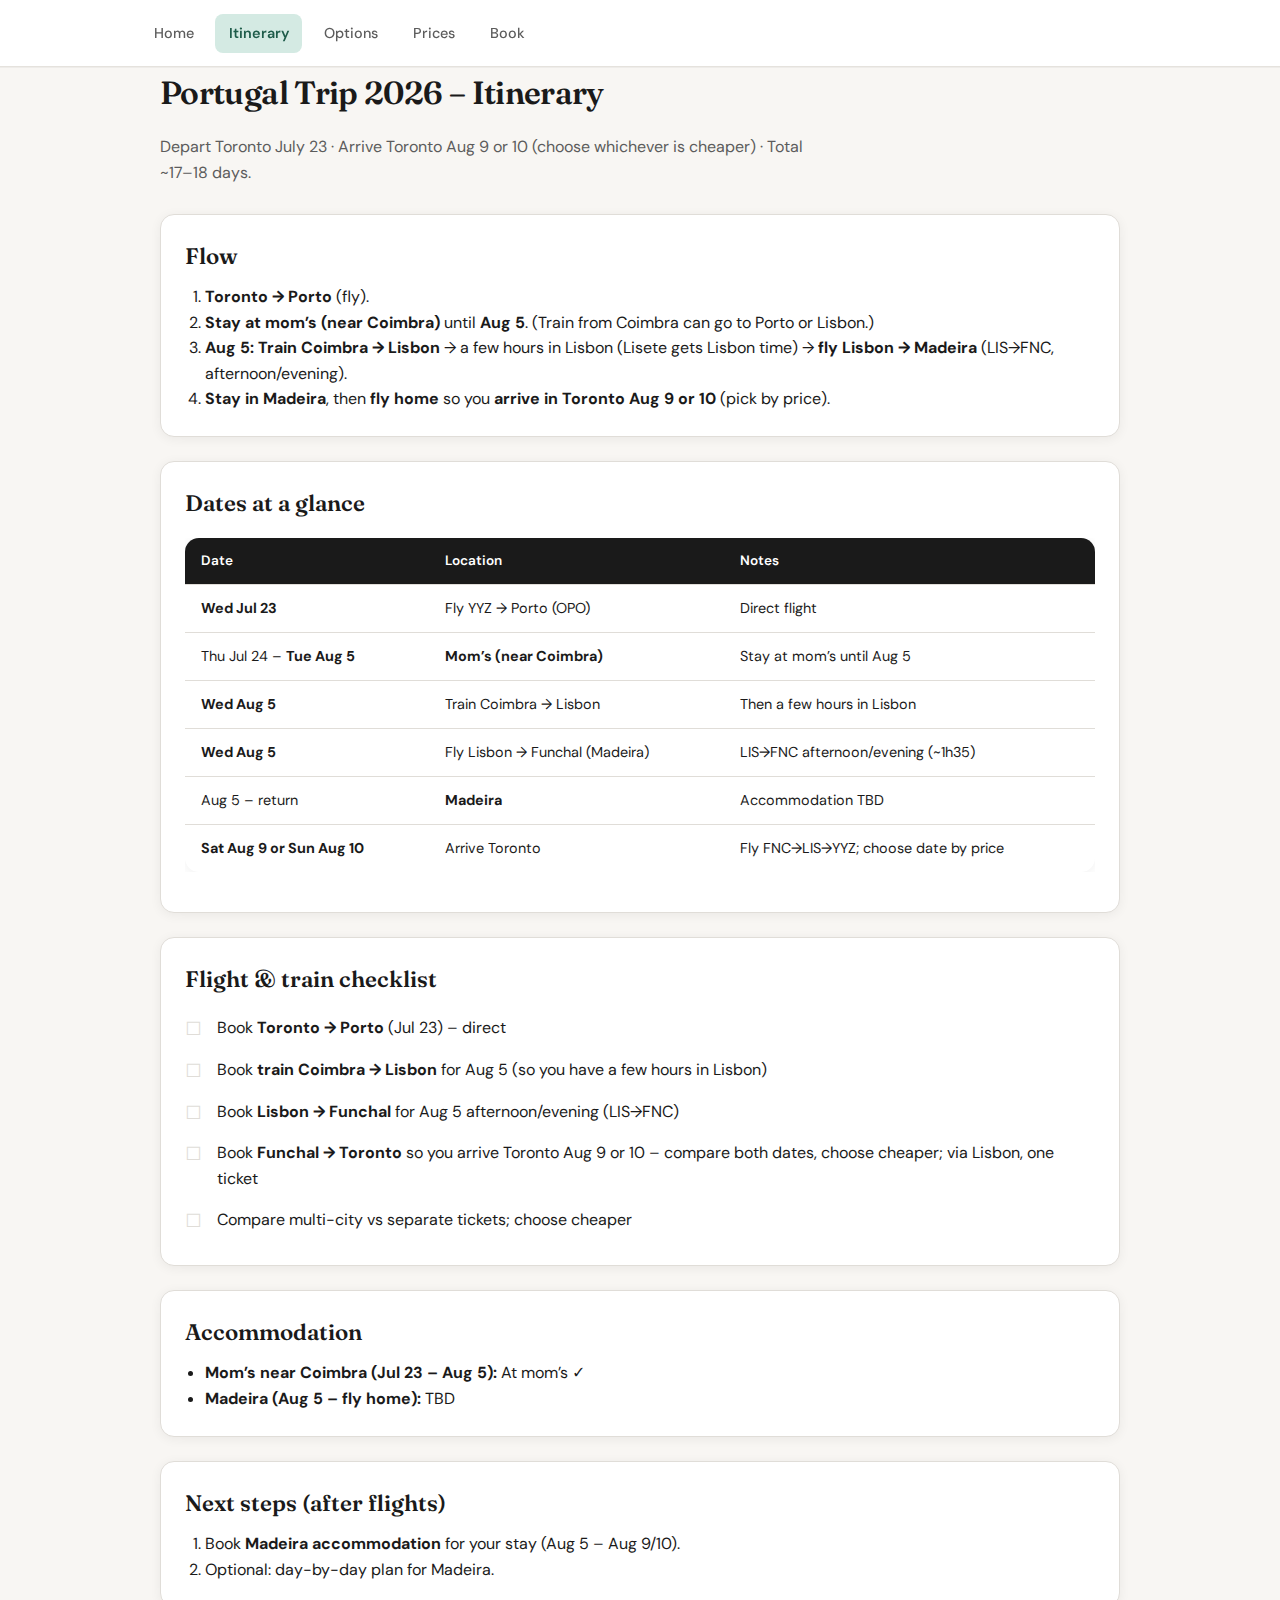
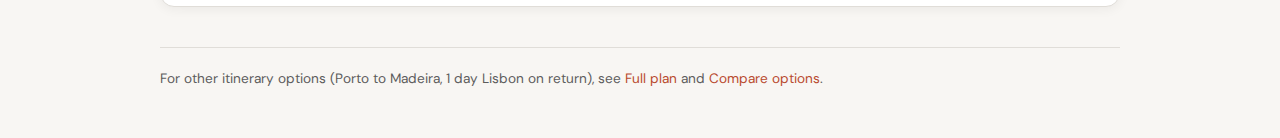
<file: itinerary.html>
<!DOCTYPE html>
<html lang="en">
<head>
  <meta charset="UTF-8">
  <meta name="viewport" content="width=device-width, initial-scale=1.0">
  <title>Portugal Trip 2026 – Itinerary</title>
  <link rel="stylesheet" href="styles.css">
</head>
<body>
  <nav class="site-nav">
    <div class="site-nav-inner">
      <a href="index.html">Home</a>
      <a href="itinerary.html" class="active">Itinerary</a>
      <a href="portugal-trip-options.html">Options</a>
      <a href="flights-research.html">Prices</a>
      <a href="book.html">Book</a>
    </div>
  </nav>

  <main class="site-wrap">
    <h1>Portugal Trip 2026 – Itinerary</h1>
    <p class="page-subtitle">Depart Toronto July 23 · Arrive Toronto Aug 9 or 10 (choose whichever is cheaper) · Total ~17–18 days.</p>

    <section class="card">
      <h2>Flow</h2>
      <ol style="margin:0; padding-left:1.25rem;">
        <li><strong>Toronto → Porto</strong> (fly).</li>
        <li><strong>Stay at mom’s (near Coimbra)</strong> until <strong>Aug 5</strong>. (Train from Coimbra can go to Porto or Lisbon.)</li>
        <li><strong>Aug 5:</strong> <strong>Train Coimbra → Lisbon</strong> → a few hours in Lisbon (Lisete gets Lisbon time) → <strong>fly Lisbon → Madeira</strong> (LIS→FNC, afternoon/evening).</li>
        <li><strong>Stay in Madeira</strong>, then <strong>fly home</strong> so you <strong>arrive in Toronto Aug 9 or 10</strong> (pick by price).</li>
      </ol>
    </section>

    <section class="card">
      <h2>Dates at a glance</h2>
      <div class="table-wrap">
        <table>
          <thead>
            <tr>
              <th>Date</th>
              <th>Location</th>
              <th>Notes</th>
            </tr>
          </thead>
          <tbody>
            <tr><td><strong>Wed Jul 23</strong></td><td>Fly YYZ → Porto (OPO)</td><td>Direct flight</td></tr>
            <tr><td>Thu Jul 24 – <strong>Tue Aug 5</strong></td><td><strong>Mom’s (near Coimbra)</strong></td><td>Stay at mom’s until Aug 5</td></tr>
            <tr><td><strong>Wed Aug 5</strong></td><td>Train Coimbra → Lisbon</td><td>Then a few hours in Lisbon</td></tr>
            <tr><td><strong>Wed Aug 5</strong></td><td>Fly Lisbon → Funchal (Madeira)</td><td>LIS→FNC afternoon/evening (~1h35)</td></tr>
            <tr><td>Aug 5 – return</td><td><strong>Madeira</strong></td><td>Accommodation TBD</td></tr>
            <tr><td><strong>Sat Aug 9 or Sun Aug 10</strong></td><td>Arrive Toronto</td><td>Fly FNC→LIS→YYZ; choose date by price</td></tr>
          </tbody>
        </table>
      </div>
    </section>

    <section class="card">
      <h2>Flight & train checklist</h2>
      <ul class="checklist" id="checklist">
        <li data-id="1">Book <strong>Toronto → Porto</strong> (Jul 23) – direct</li>
        <li data-id="2">Book <strong>train Coimbra → Lisbon</strong> for Aug 5 (so you have a few hours in Lisbon)</li>
        <li data-id="3">Book <strong>Lisbon → Funchal</strong> for Aug 5 afternoon/evening (LIS→FNC)</li>
        <li data-id="4">Book <strong>Funchal → Toronto</strong> so you arrive Toronto Aug 9 or 10 – compare both dates, choose cheaper; via Lisbon, one ticket</li>
        <li data-id="5">Compare multi-city vs separate tickets; choose cheaper</li>
      </ul>
    </section>

    <section class="card">
      <h2>Accommodation</h2>
      <ul style="margin:0; padding-left:1.25rem;">
        <li><strong>Mom’s near Coimbra (Jul 23 – Aug 5):</strong> At mom’s ✓</li>
        <li><strong>Madeira (Aug 5 – fly home):</strong> TBD</li>
      </ul>
    </section>

    <section class="card">
      <h2>Next steps (after flights)</h2>
      <ol style="margin:0; padding-left:1.25rem;">
        <li>Book <strong>Madeira accommodation</strong> for your stay (Aug 5 – Aug 9/10).</li>
        <li>Optional: day-by-day plan for Madeira.</li>
      </ol>
    </section>

    <footer class="site-footer">
      For other itinerary options (Porto to Madeira, 1 day Lisbon on return), see <a href="full-plan.html">Full plan</a> and <a href="portugal-trip-options.html">Compare options</a>.
    </footer>
  </main>

  <script>
    (function() {
      var KEY = 'portugal2026_itinerary_done';
      var list = document.getElementById('checklist');
      if (!list) return;
      var items = list.querySelectorAll('li[data-id]');
      var stored = {};
      try { stored = JSON.parse(localStorage.getItem(KEY) || '{}'); } catch (e) {}
      items.forEach(function(li) {
        var id = li.getAttribute('data-id');
        if (stored[id]) li.classList.add('done');
        li.style.cursor = 'pointer';
        li.addEventListener('click', function() {
          li.classList.toggle('done');
          stored[id] = li.classList.contains('done');
          try { localStorage.setItem(KEY, JSON.stringify(stored)); } catch (e) {}
        });
      });
    })();
  </script>
</body>
</html>
</file>
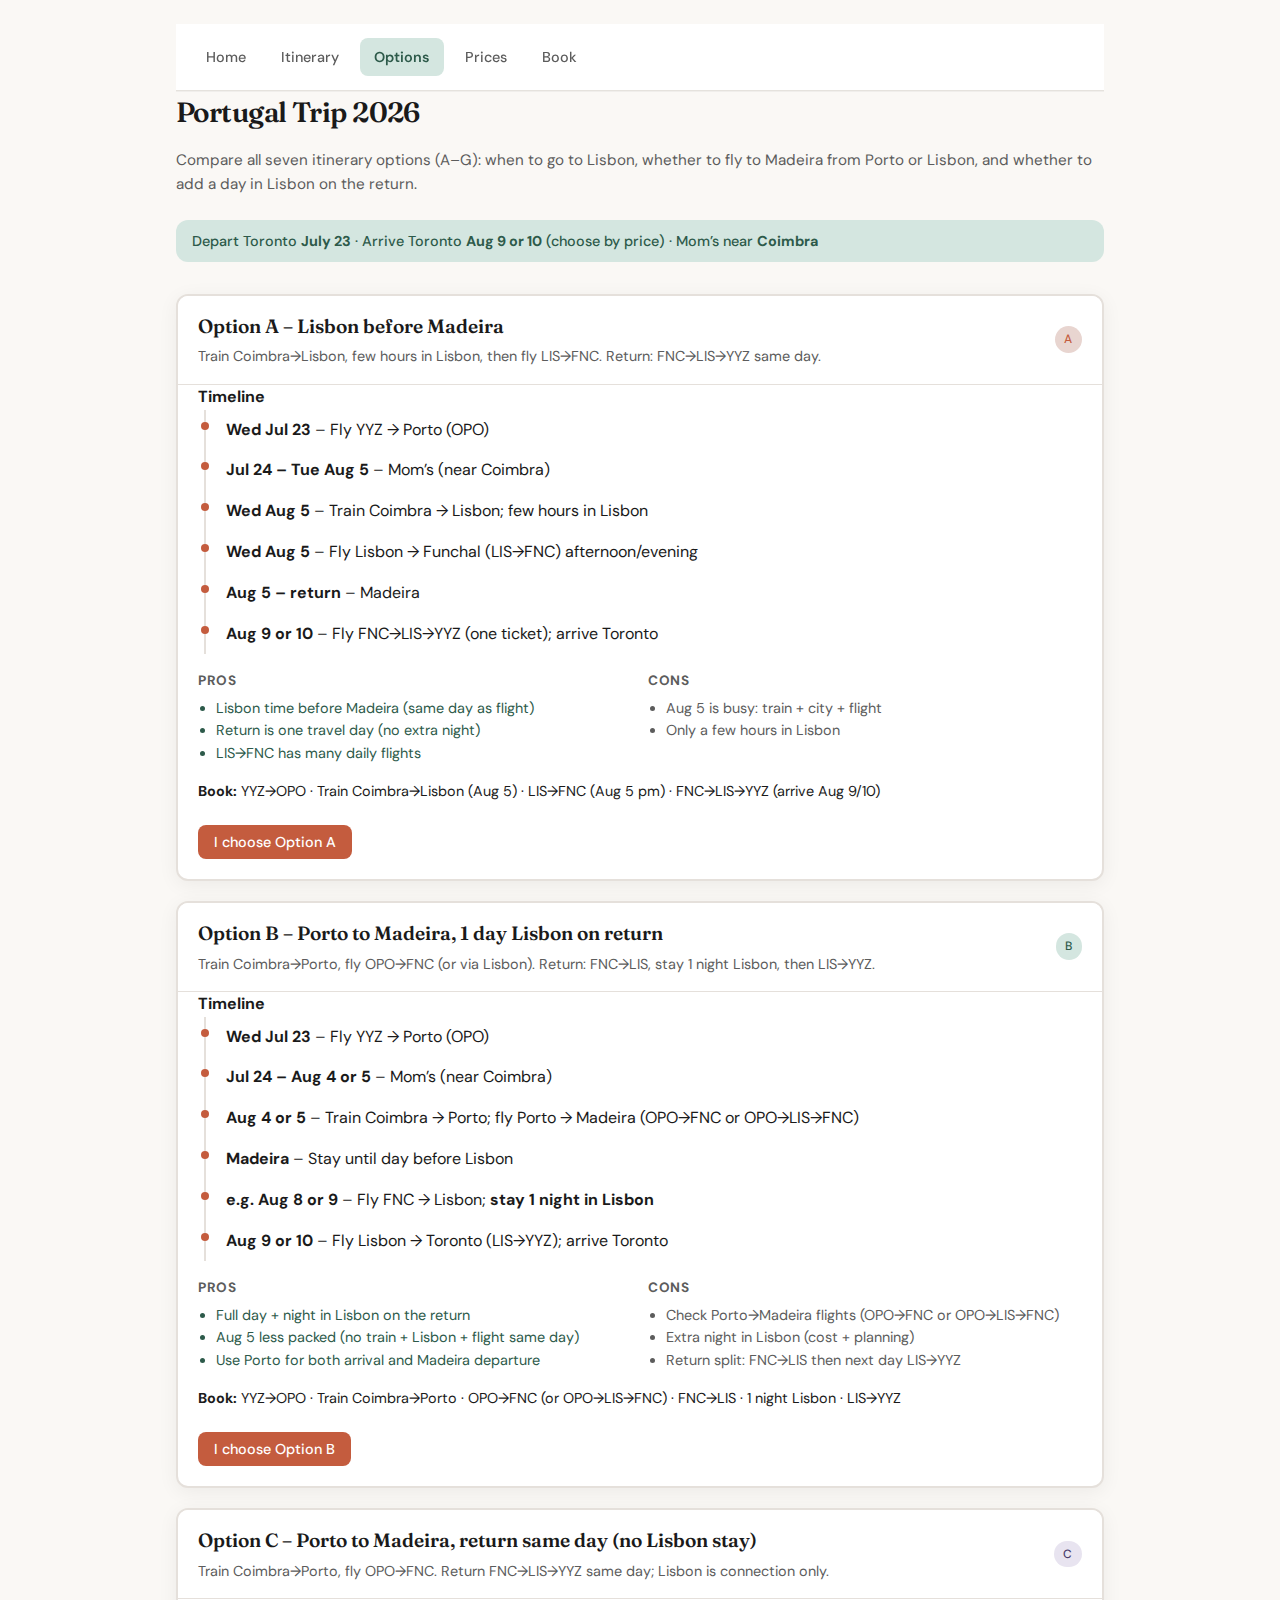
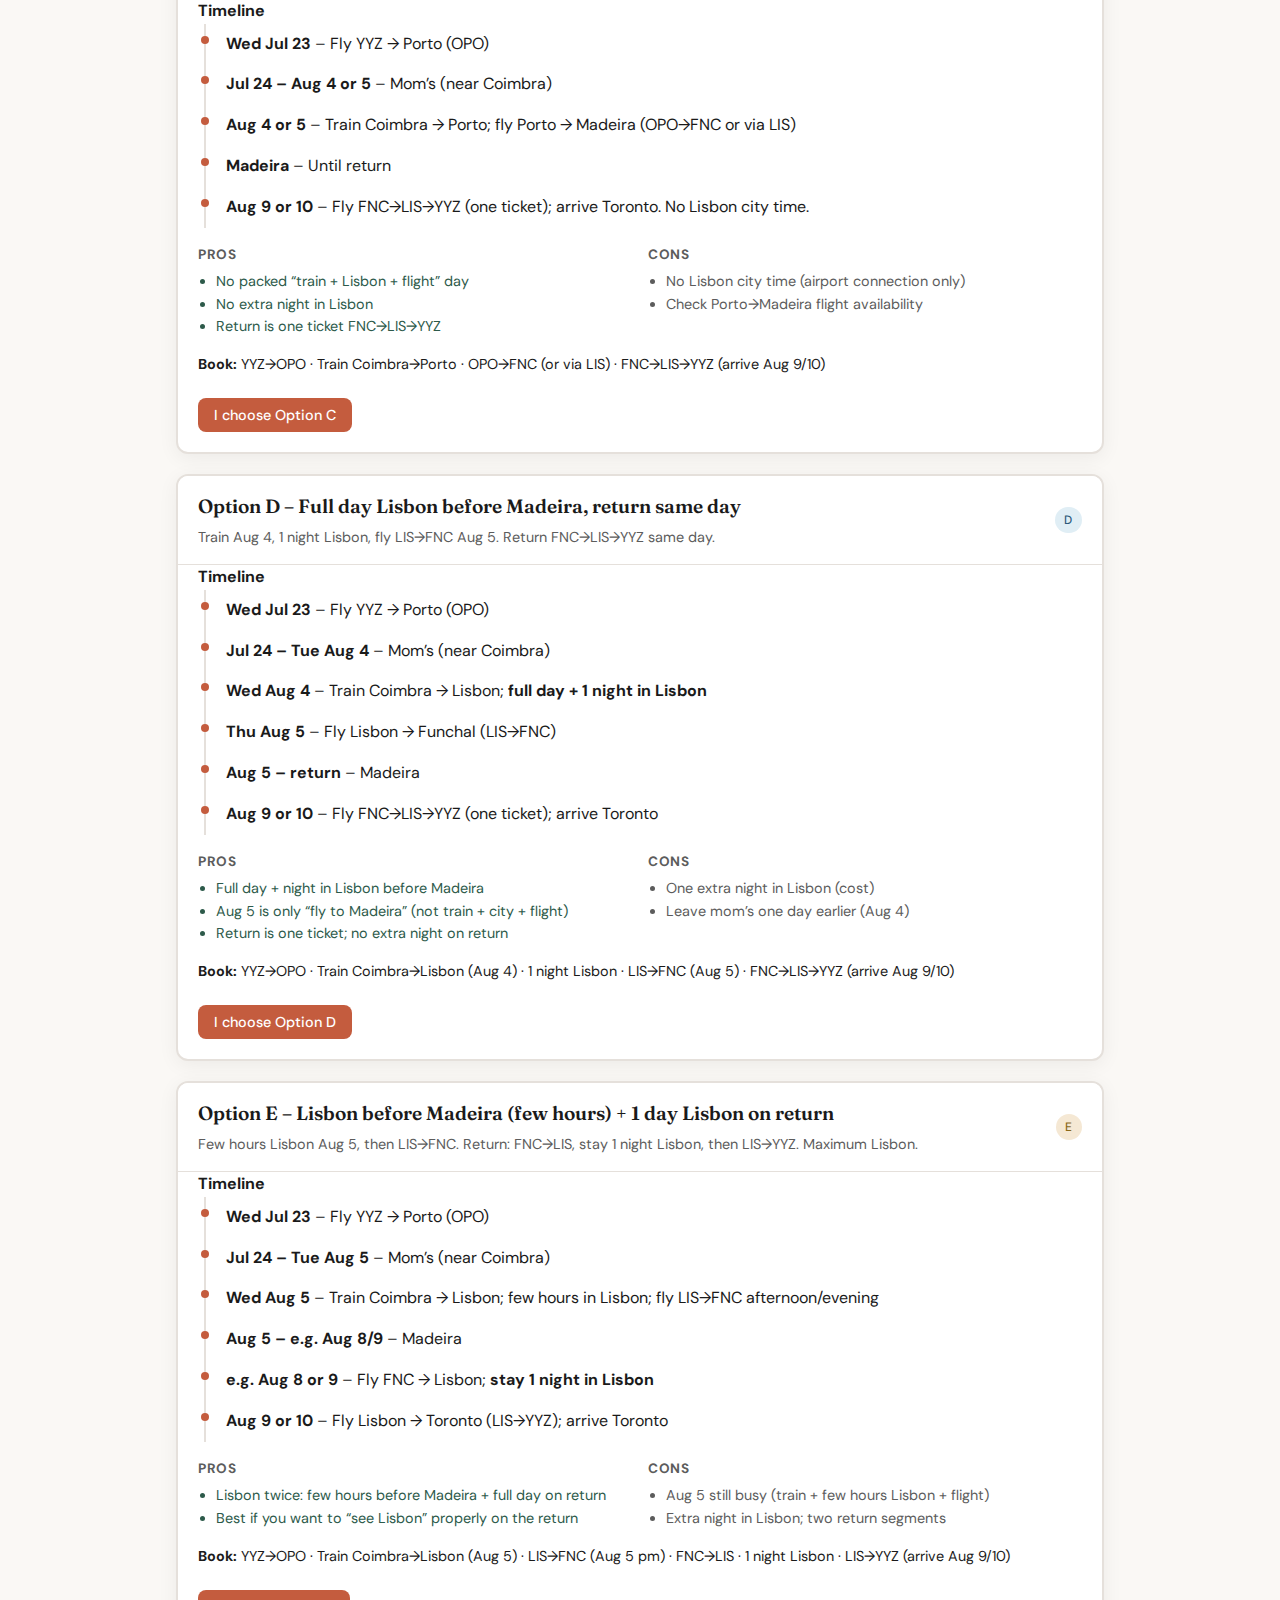
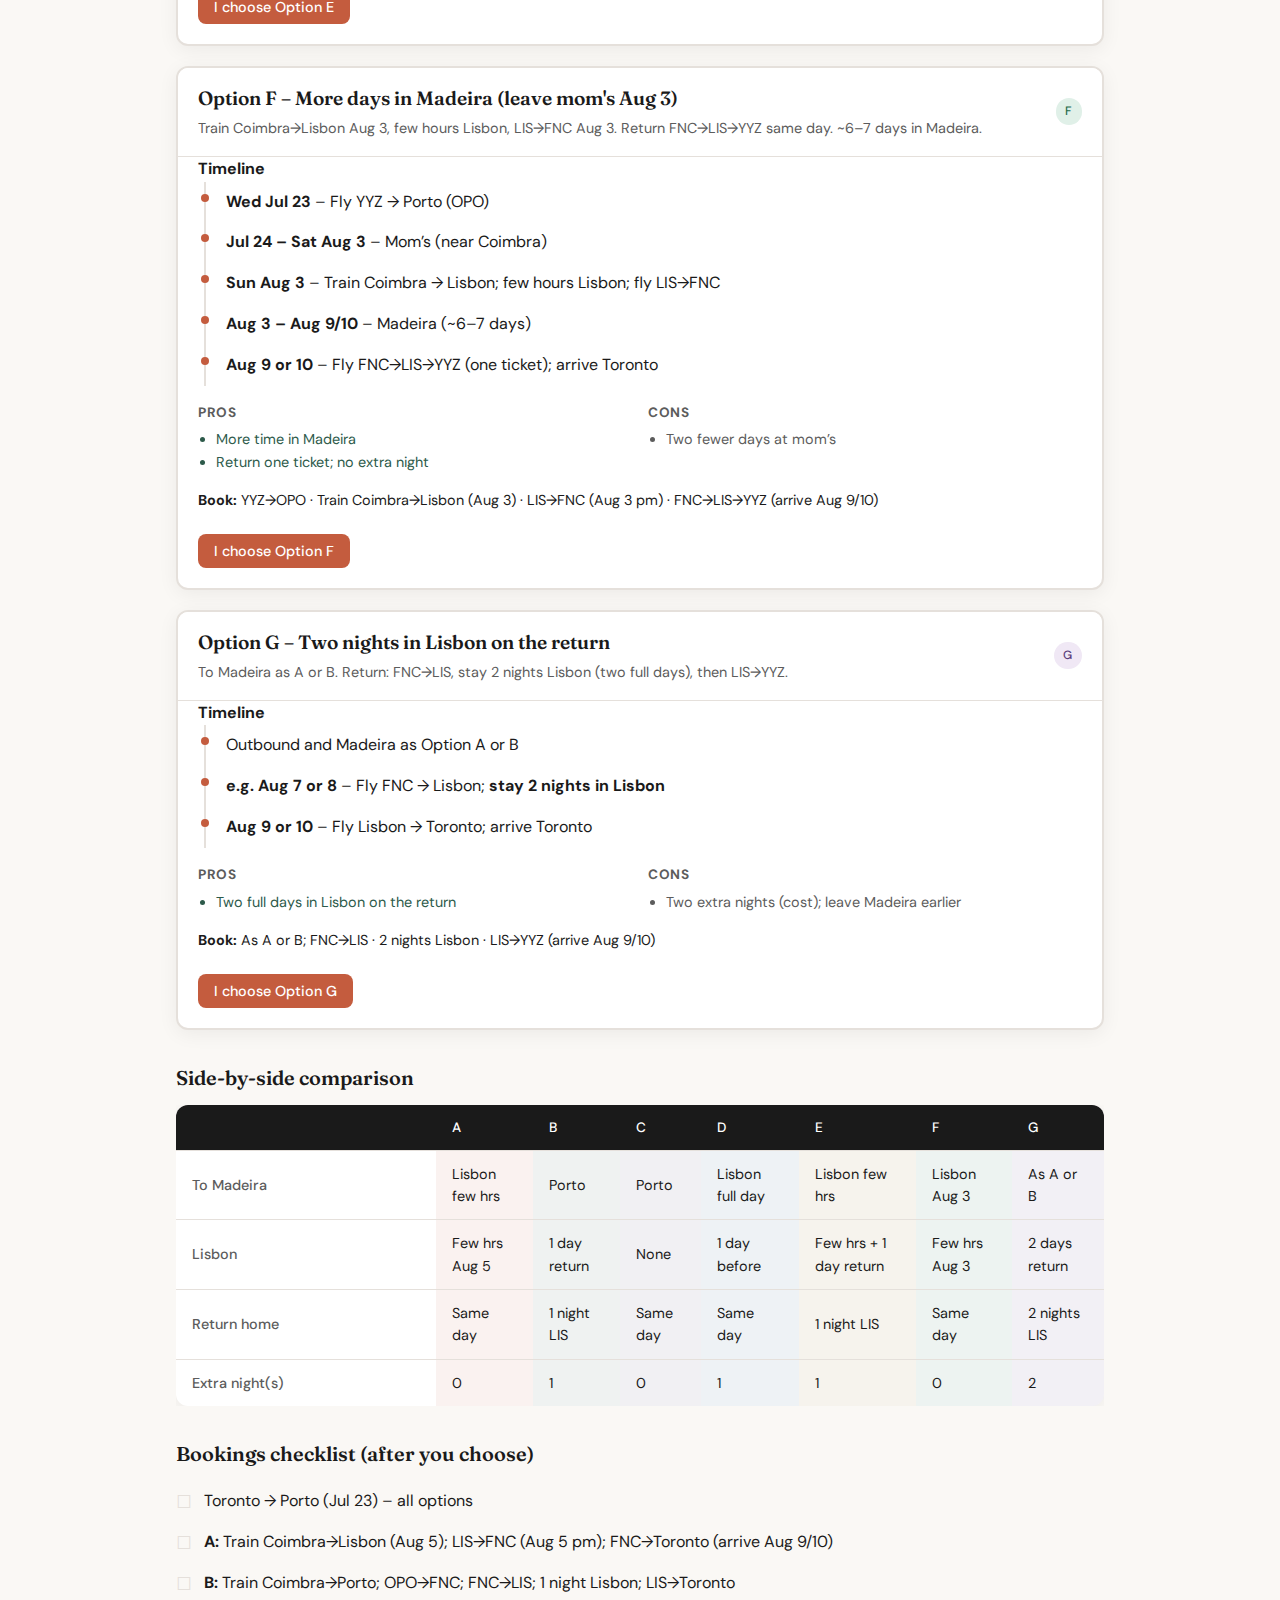
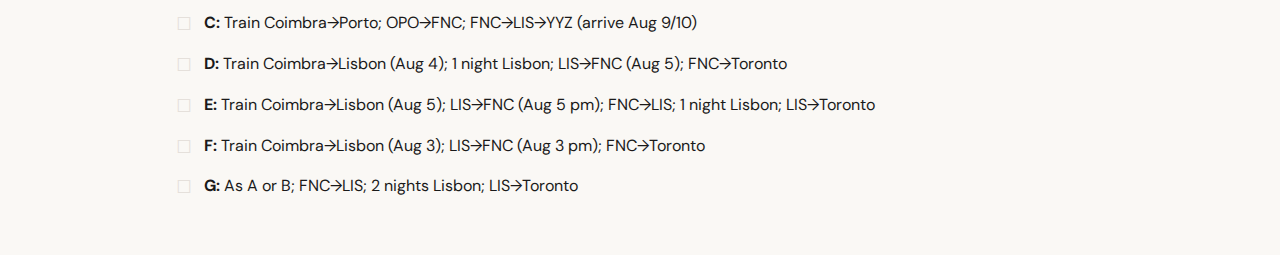
<file: portugal-trip-options.html>
<!DOCTYPE html>
<html lang="en">
<head>
  <meta charset="UTF-8">
  <meta name="viewport" content="width=device-width, initial-scale=1.0">
  <title>Portugal Trip 2026 – Compare Options</title>
  <link rel="stylesheet" href="styles.css">
  <link rel="preconnect" href="https://fonts.googleapis.com">
  <link rel="preconnect" href="https://fonts.gstatic.com" crossorigin>
  <link href="https://fonts.googleapis.com/css2?family=DM+Sans:ital,opsz,wght@0,9..40,400;0,9..40,500;0,9..40,600;0,9..40,700&family=Fraunces:ital,opsz,wght@0,9..144,500;0,9..144,600;1,9..144,400&display=swap" rel="stylesheet">
  <style>
    :root {
      --bg: #faf8f5;
      --card: #fff;
      --ink: #1a1a1a;
      --muted: #5c5c5c;
      --accent: #c45c3e;
      --accent-soft: #e8d5d0;
      --green: #2d5a4a;
      --green-soft: #d4e6e0;
      --border: #e5e0db;
      --radius: 12px;
      --shadow: 0 4px 20px rgba(0,0,0,.06);
    }
    * { box-sizing: border-box; }
    body {
      font-family: 'DM Sans', system-ui, sans-serif;
      background: var(--bg);
      color: var(--ink);
      line-height: 1.55;
      margin: 0;
      padding: 1.5rem 1rem 3rem;
      max-width: 960px;
      margin-left: auto;
      margin-right: auto;
    }
    h1 {
      font-family: 'Fraunces', serif;
      font-size: 1.75rem;
      font-weight: 600;
      margin: 0 0 0.25rem;
      color: var(--ink);
    }
    .subtitle {
      color: var(--muted);
      font-size: 0.95rem;
      margin-bottom: 1.5rem;
    }
    .fixed-dates {
      background: var(--green-soft);
      color: var(--green);
      padding: 0.6rem 1rem;
      border-radius: var(--radius);
      font-size: 0.9rem;
      margin-bottom: 2rem;
      font-weight: 500;
    }
    /* Option cards */
    .options-grid {
      display: grid;
      gap: 1.25rem;
      margin-bottom: 2rem;
    }
    .option-card {
      background: var(--card);
      border: 2px solid var(--border);
      border-radius: var(--radius);
      overflow: hidden;
      box-shadow: var(--shadow);
      transition: border-color .2s, box-shadow .2s;
    }
    .option-card.selected { border-color: var(--accent); box-shadow: 0 4px 24px rgba(196,92,62,.15); }
    .option-card header {
      padding: 1rem 1.25rem;
      cursor: pointer;
      display: flex;
      align-items: center;
      justify-content: space-between;
      gap: 1rem;
      background: var(--card);
      user-select: none;
    }
    .option-card header:hover { background: #fafafa; }
    .option-card h2 {
      font-family: 'Fraunces', serif;
      font-size: 1.2rem;
      font-weight: 600;
      margin: 0;
      color: var(--ink);
    }
    .option-card .tag {
      font-size: 0.75rem;
      padding: 0.25rem 0.6rem;
      border-radius: 999px;
      background: var(--accent-soft);
      color: var(--accent);
      font-weight: 500;
    }
    .option-card .tag.b { background: var(--green-soft); color: var(--green); }
    .option-card .tag.c { background: #e8e4f0; color: #4a3d6b; }
    .option-card .tag.d { background: #e0eef5; color: #2c5a7a; }
    .option-card .tag.e { background: #f5e8d4; color: #8b6919; }
    .option-card .tag.f { background: #e0f0e8; color: #1e6b4a; }
    .option-card .tag.g { background: #f0e8f5; color: #5a3d7a; }
    .option-card .body {
      padding: 0 1.25rem 1.25rem;
      border-top: 1px solid var(--border);
    }
    .option-card.collapsed .body { display: none; }
    .timeline {
      list-style: none;
      padding: 0;
      margin: 0 0 1rem;
    }
    .timeline li {
      padding: 0.5rem 0 0.5rem 1.25rem;
      position: relative;
      border-left: 2px solid var(--border);
      margin-left: 0.35rem;
    }
    .timeline li::before {
      content: '';
      position: absolute;
      left: -5px;
      top: 0.75rem;
      width: 8px;
      height: 8px;
      border-radius: 50%;
      background: var(--accent);
    }
    .timeline li strong { color: var(--ink); }
    .option-card .body .pros-cons {
      display: grid;
      grid-template-columns: 1fr 1fr;
      gap: 1rem;
      margin-top: 1rem;
    }
    @media (max-width: 600px) { .option-card .body .pros-cons { grid-template-columns: 1fr; } }
    .pros-cons h4 { font-size: 0.85rem; margin: 0 0 0.35rem; color: var(--muted); text-transform: uppercase; letter-spacing: .04em; }
    .pros-cons ul { margin: 0; padding-left: 1.1rem; font-size: 0.9rem; }
    .pros-cons .pros ul { color: var(--green); }
    .pros-cons .cons ul { color: var(--muted); }
    /* Comparison table */
    .section-title {
      font-family: 'Fraunces', serif;
      font-size: 1.25rem;
      font-weight: 600;
      margin: 2rem 0 0.75rem;
      color: var(--ink);
    }
    .compare-table {
      width: 100%;
      border-collapse: collapse;
      font-size: 0.9rem;
      background: var(--card);
      border-radius: var(--radius);
      overflow: hidden;
      box-shadow: var(--shadow);
    }
    .compare-table th,
    .compare-table td {
      padding: 0.75rem 1rem;
      text-align: left;
      border-bottom: 1px solid var(--border);
    }
    .compare-table th {
      background: var(--ink);
      color: #fff;
      font-weight: 500;
    }
    .compare-table tr:last-child td { border-bottom: 0; }
    .compare-table td:first-child { font-weight: 500; color: var(--muted); width: 28%; }
    .compare-table .opt-a { background: rgba(196,92,62,.08); }
    .compare-table .opt-b { background: rgba(45,90,74,.08); }
    .compare-table .opt-c { background: rgba(74,61,107,.08); }
    .compare-table .opt-d { background: rgba(44,90,122,.08); }
    .compare-table .opt-e { background: rgba(139,105,25,.08); }
    .compare-table .opt-f { background: rgba(30,107,74,.08); }
    .compare-table .opt-g { background: rgba(90,61,122,.08); }
    .compare-table-wrap { overflow-x: auto; margin-bottom: 1rem; }
    /* Bookings checklist */
    .checklist {
      list-style: none;
      padding: 0;
      margin: 0;
    }
    .checklist li {
      padding: 0.5rem 0 0.5rem 1.75rem;
      position: relative;
    }
    .checklist li::before {
      content: '☐';
      position: absolute;
      left: 0;
      font-size: 1.1rem;
    }
    .checklist li.done::before { content: '☑'; color: var(--green); }
    /* Buttons */
    .btn {
      display: inline-block;
      padding: 0.5rem 1rem;
      border-radius: 8px;
      font-family: inherit;
      font-size: 0.9rem;
      font-weight: 500;
      cursor: pointer;
      border: none;
      background: var(--accent);
      color: #fff;
      margin-right: 0.5rem;
      margin-top: 0.5rem;
    }
    .btn:hover { filter: brightness(1.05); }
    .btn.secondary { background: var(--border); color: var(--ink); }
    .choice-bar {
      margin-top: 1.5rem;
      padding: 1rem 1.25rem;
      background: var(--green-soft);
      border-radius: var(--radius);
      font-size: 0.95rem;
    }
    .choice-bar strong { color: var(--green); }
  </style>
</head>
<body>
  <nav class="site-nav">
    <div class="site-nav-inner">
      <a href="index.html">Home</a>
      <a href="itinerary.html">Itinerary</a>
      <a href="portugal-trip-options.html" class="active">Options</a>
      <a href="flights-research.html">Prices</a>
      <a href="book.html">Book</a>
    </div>
  </nav>
  <h1>Portugal Trip 2026</h1>
  <p class="subtitle">Compare all seven itinerary options (A–G): when to go to Lisbon, whether to fly to Madeira from Porto or Lisbon, and whether to add a day in Lisbon on the return.</p>
  <div class="fixed-dates">Depart Toronto <strong>July 23</strong> · Arrive Toronto <strong>Aug 9 or 10</strong> (choose by price) · Mom’s near <strong>Coimbra</strong></div>

  <div class="options-grid">
    <!-- Option A -->
    <article class="option-card" data-option="a" id="card-a">
      <header>
        <div>
          <h2>Option A – Lisbon before Madeira</h2>
          <p style="margin:0.25rem 0 0; font-size:0.9rem; color:var(--muted);">Train Coimbra→Lisbon, few hours in Lisbon, then fly LIS→FNC. Return: FNC→LIS→YYZ same day.</p>
        </div>
        <span class="tag">A</span>
      </header>
      <div class="body">
        <strong>Timeline</strong>
        <ul class="timeline">
          <li><strong>Wed Jul 23</strong> – Fly YYZ → Porto (OPO)</li>
          <li><strong>Jul 24 – Tue Aug 5</strong> – Mom’s (near Coimbra)</li>
          <li><strong>Wed Aug 5</strong> – Train Coimbra → Lisbon; few hours in Lisbon</li>
          <li><strong>Wed Aug 5</strong> – Fly Lisbon → Funchal (LIS→FNC) afternoon/evening</li>
          <li><strong>Aug 5 – return</strong> – Madeira</li>
          <li><strong>Aug 9 or 10</strong> – Fly FNC→LIS→YYZ (one ticket); arrive Toronto</li>
        </ul>
        <div class="pros-cons">
          <div class="pros">
            <h4>Pros</h4>
            <ul>
              <li>Lisbon time before Madeira (same day as flight)</li>
              <li>Return is one travel day (no extra night)</li>
              <li>LIS→FNC has many daily flights</li>
            </ul>
          </div>
          <div class="cons">
            <h4>Cons</h4>
            <ul>
              <li>Aug 5 is busy: train + city + flight</li>
              <li>Only a few hours in Lisbon</li>
            </ul>
          </div>
        </div>
        <p style="margin-top:1rem; font-size:0.9rem;"><strong>Book:</strong> YYZ→OPO · Train Coimbra→Lisbon (Aug 5) · LIS→FNC (Aug 5 pm) · FNC→LIS→YYZ (arrive Aug 9/10)</p>
        <button class="btn" onclick="selectOption('a')">I choose Option A</button>
      </div>
    </article>

    <!-- Option B -->
    <article class="option-card" data-option="b" id="card-b">
      <header>
        <div>
          <h2>Option B – Porto to Madeira, 1 day Lisbon on return</h2>
          <p style="margin:0.25rem 0 0; font-size:0.9rem; color:var(--muted);">Train Coimbra→Porto, fly OPO→FNC (or via Lisbon). Return: FNC→LIS, stay 1 night Lisbon, then LIS→YYZ.</p>
        </div>
        <span class="tag b">B</span>
      </header>
      <div class="body">
        <strong>Timeline</strong>
        <ul class="timeline">
          <li><strong>Wed Jul 23</strong> – Fly YYZ → Porto (OPO)</li>
          <li><strong>Jul 24 – Aug 4 or 5</strong> – Mom’s (near Coimbra)</li>
          <li><strong>Aug 4 or 5</strong> – Train Coimbra → Porto; fly Porto → Madeira (OPO→FNC or OPO→LIS→FNC)</li>
          <li><strong>Madeira</strong> – Stay until day before Lisbon</li>
          <li><strong>e.g. Aug 8 or 9</strong> – Fly FNC → Lisbon; <strong>stay 1 night in Lisbon</strong></li>
          <li><strong>Aug 9 or 10</strong> – Fly Lisbon → Toronto (LIS→YYZ); arrive Toronto</li>
        </ul>
        <div class="pros-cons">
          <div class="pros">
            <h4>Pros</h4>
            <ul>
              <li>Full day + night in Lisbon on the return</li>
              <li>Aug 5 less packed (no train + Lisbon + flight same day)</li>
              <li>Use Porto for both arrival and Madeira departure</li>
            </ul>
          </div>
          <div class="cons">
            <h4>Cons</h4>
            <ul>
              <li>Check Porto→Madeira flights (OPO→FNC or OPO→LIS→FNC)</li>
              <li>Extra night in Lisbon (cost + planning)</li>
              <li>Return split: FNC→LIS then next day LIS→YYZ</li>
            </ul>
          </div>
        </div>
        <p style="margin-top:1rem; font-size:0.9rem;"><strong>Book:</strong> YYZ→OPO · Train Coimbra→Porto · OPO→FNC (or OPO→LIS→FNC) · FNC→LIS · 1 night Lisbon · LIS→YYZ</p>
        <button class="btn" onclick="selectOption('b')">I choose Option B</button>
      </div>
    </article>

    <!-- Option C -->
    <article class="option-card" data-option="c" id="card-c">
      <header>
        <div>
          <h2>Option C – Porto to Madeira, return same day (no Lisbon stay)</h2>
          <p style="margin:0.25rem 0 0; font-size:0.9rem; color:var(--muted);">Train Coimbra→Porto, fly OPO→FNC. Return FNC→LIS→YYZ same day; Lisbon is connection only.</p>
        </div>
        <span class="tag c">C</span>
      </header>
      <div class="body">
        <strong>Timeline</strong>
        <ul class="timeline">
          <li><strong>Wed Jul 23</strong> – Fly YYZ → Porto (OPO)</li>
          <li><strong>Jul 24 – Aug 4 or 5</strong> – Mom’s (near Coimbra)</li>
          <li><strong>Aug 4 or 5</strong> – Train Coimbra → Porto; fly Porto → Madeira (OPO→FNC or via LIS)</li>
          <li><strong>Madeira</strong> – Until return</li>
          <li><strong>Aug 9 or 10</strong> – Fly FNC→LIS→YYZ (one ticket); arrive Toronto. No Lisbon city time.</li>
        </ul>
        <div class="pros-cons">
          <div class="pros">
            <h4>Pros</h4>
            <ul>
              <li>No packed “train + Lisbon + flight” day</li>
              <li>No extra night in Lisbon</li>
              <li>Return is one ticket FNC→LIS→YYZ</li>
            </ul>
          </div>
          <div class="cons">
            <h4>Cons</h4>
            <ul>
              <li>No Lisbon city time (airport connection only)</li>
              <li>Check Porto→Madeira flight availability</li>
            </ul>
          </div>
        </div>
        <p style="margin-top:1rem; font-size:0.9rem;"><strong>Book:</strong> YYZ→OPO · Train Coimbra→Porto · OPO→FNC (or via LIS) · FNC→LIS→YYZ (arrive Aug 9/10)</p>
        <button class="btn" onclick="selectOption('c')">I choose Option C</button>
      </div>
    </article>

    <!-- Option D -->
    <article class="option-card" data-option="d" id="card-d">
      <header>
        <div>
          <h2>Option D – Full day Lisbon before Madeira, return same day</h2>
          <p style="margin:0.25rem 0 0; font-size:0.9rem; color:var(--muted);">Train Aug 4, 1 night Lisbon, fly LIS→FNC Aug 5. Return FNC→LIS→YYZ same day.</p>
        </div>
        <span class="tag d">D</span>
      </header>
      <div class="body">
        <strong>Timeline</strong>
        <ul class="timeline">
          <li><strong>Wed Jul 23</strong> – Fly YYZ → Porto (OPO)</li>
          <li><strong>Jul 24 – Tue Aug 4</strong> – Mom’s (near Coimbra)</li>
          <li><strong>Wed Aug 4</strong> – Train Coimbra → Lisbon; <strong>full day + 1 night in Lisbon</strong></li>
          <li><strong>Thu Aug 5</strong> – Fly Lisbon → Funchal (LIS→FNC)</li>
          <li><strong>Aug 5 – return</strong> – Madeira</li>
          <li><strong>Aug 9 or 10</strong> – Fly FNC→LIS→YYZ (one ticket); arrive Toronto</li>
        </ul>
        <div class="pros-cons">
          <div class="pros">
            <h4>Pros</h4>
            <ul>
              <li>Full day + night in Lisbon before Madeira</li>
              <li>Aug 5 is only “fly to Madeira” (not train + city + flight)</li>
              <li>Return is one ticket; no extra night on return</li>
            </ul>
          </div>
          <div class="cons">
            <h4>Cons</h4>
            <ul>
              <li>One extra night in Lisbon (cost)</li>
              <li>Leave mom’s one day earlier (Aug 4)</li>
            </ul>
          </div>
        </div>
        <p style="margin-top:1rem; font-size:0.9rem;"><strong>Book:</strong> YYZ→OPO · Train Coimbra→Lisbon (Aug 4) · 1 night Lisbon · LIS→FNC (Aug 5) · FNC→LIS→YYZ (arrive Aug 9/10)</p>
        <button class="btn" onclick="selectOption('d')">I choose Option D</button>
      </div>
    </article>

    <!-- Option E -->
    <article class="option-card" data-option="e" id="card-e">
      <header>
        <div>
          <h2>Option E – Lisbon before Madeira (few hours) + 1 day Lisbon on return</h2>
          <p style="margin:0.25rem 0 0; font-size:0.9rem; color:var(--muted);">Few hours Lisbon Aug 5, then LIS→FNC. Return: FNC→LIS, stay 1 night Lisbon, then LIS→YYZ. Maximum Lisbon.</p>
        </div>
        <span class="tag e">E</span>
      </header>
      <div class="body">
        <strong>Timeline</strong>
        <ul class="timeline">
          <li><strong>Wed Jul 23</strong> – Fly YYZ → Porto (OPO)</li>
          <li><strong>Jul 24 – Tue Aug 5</strong> – Mom’s (near Coimbra)</li>
          <li><strong>Wed Aug 5</strong> – Train Coimbra → Lisbon; few hours in Lisbon; fly LIS→FNC afternoon/evening</li>
          <li><strong>Aug 5 – e.g. Aug 8/9</strong> – Madeira</li>
          <li><strong>e.g. Aug 8 or 9</strong> – Fly FNC → Lisbon; <strong>stay 1 night in Lisbon</strong></li>
          <li><strong>Aug 9 or 10</strong> – Fly Lisbon → Toronto (LIS→YYZ); arrive Toronto</li>
        </ul>
        <div class="pros-cons">
          <div class="pros">
            <h4>Pros</h4>
            <ul>
              <li>Lisbon twice: few hours before Madeira + full day on return</li>
              <li>Best if you want to “see Lisbon” properly on the return</li>
            </ul>
          </div>
          <div class="cons">
            <h4>Cons</h4>
            <ul>
              <li>Aug 5 still busy (train + few hours Lisbon + flight)</li>
              <li>Extra night in Lisbon; two return segments</li>
            </ul>
          </div>
        </div>
        <p style="margin-top:1rem; font-size:0.9rem;"><strong>Book:</strong> YYZ→OPO · Train Coimbra→Lisbon (Aug 5) · LIS→FNC (Aug 5 pm) · FNC→LIS · 1 night Lisbon · LIS→YYZ (arrive Aug 9/10)</p>
        <button class="btn" onclick="selectOption('e')">I choose Option E</button>
      </div>
    </article>

    <!-- Option F -->
    <article class="option-card" data-option="f" id="card-f">
      <header>
        <div>
          <h2>Option F – More days in Madeira (leave mom's Aug 3)</h2>
          <p style="margin:0.25rem 0 0; font-size:0.9rem; color:var(--muted);">Train Coimbra→Lisbon Aug 3, few hours Lisbon, LIS→FNC Aug 3. Return FNC→LIS→YYZ same day. ~6–7 days in Madeira.</p>
        </div>
        <span class="tag f">F</span>
      </header>
      <div class="body">
        <strong>Timeline</strong>
        <ul class="timeline">
          <li><strong>Wed Jul 23</strong> – Fly YYZ → Porto (OPO)</li>
          <li><strong>Jul 24 – Sat Aug 3</strong> – Mom’s (near Coimbra)</li>
          <li><strong>Sun Aug 3</strong> – Train Coimbra → Lisbon; few hours Lisbon; fly LIS→FNC</li>
          <li><strong>Aug 3 – Aug 9/10</strong> – Madeira (~6–7 days)</li>
          <li><strong>Aug 9 or 10</strong> – Fly FNC→LIS→YYZ (one ticket); arrive Toronto</li>
        </ul>
        <div class="pros-cons">
          <div class="pros"><h4>Pros</h4><ul><li>More time in Madeira</li><li>Return one ticket; no extra night</li></ul></div>
          <div class="cons"><h4>Cons</h4><ul><li>Two fewer days at mom’s</li></ul></div>
        </div>
        <p style="margin-top:1rem; font-size:0.9rem;"><strong>Book:</strong> YYZ→OPO · Train Coimbra→Lisbon (Aug 3) · LIS→FNC (Aug 3 pm) · FNC→LIS→YYZ (arrive Aug 9/10)</p>
        <button class="btn" onclick="selectOption('f')">I choose Option F</button>
      </div>
    </article>

    <!-- Option G -->
    <article class="option-card" data-option="g" id="card-g">
      <header>
        <div>
          <h2>Option G – Two nights in Lisbon on the return</h2>
          <p style="margin:0.25rem 0 0; font-size:0.9rem; color:var(--muted);">To Madeira as A or B. Return: FNC→LIS, stay 2 nights Lisbon (two full days), then LIS→YYZ.</p>
        </div>
        <span class="tag g">G</span>
      </header>
      <div class="body">
        <strong>Timeline</strong>
        <ul class="timeline">
          <li>Outbound and Madeira as Option A or B</li>
          <li><strong>e.g. Aug 7 or 8</strong> – Fly FNC → Lisbon; <strong>stay 2 nights in Lisbon</strong></li>
          <li><strong>Aug 9 or 10</strong> – Fly Lisbon → Toronto; arrive Toronto</li>
        </ul>
        <div class="pros-cons">
          <div class="pros"><h4>Pros</h4><ul><li>Two full days in Lisbon on the return</li></ul></div>
          <div class="cons"><h4>Cons</h4><ul><li>Two extra nights (cost); leave Madeira earlier</li></ul></div>
        </div>
        <p style="margin-top:1rem; font-size:0.9rem;"><strong>Book:</strong> As A or B; FNC→LIS · 2 nights Lisbon · LIS→YYZ (arrive Aug 9/10)</p>
        <button class="btn" onclick="selectOption('g')">I choose Option G</button>
      </div>
    </article>
  </div>

  <p class="section-title">Side-by-side comparison</p>
  <div class="compare-table-wrap">
    <table class="compare-table">
      <thead>
        <tr>
          <th></th>
          <th>A</th>
          <th>B</th>
          <th>C</th>
          <th>D</th>
          <th>E</th>
          <th>F</th>
          <th>G</th>
        </tr>
      </thead>
      <tbody>
        <tr>
          <td>To Madeira</td>
          <td class="opt-a">Lisbon few hrs</td>
          <td class="opt-b">Porto</td>
          <td class="opt-c">Porto</td>
          <td class="opt-d">Lisbon full day</td>
          <td class="opt-e">Lisbon few hrs</td>
          <td class="opt-f">Lisbon Aug 3</td>
          <td class="opt-g">As A or B</td>
        </tr>
        <tr>
          <td>Lisbon</td>
          <td class="opt-a">Few hrs Aug 5</td>
          <td class="opt-b">1 day return</td>
          <td class="opt-c">None</td>
          <td class="opt-d">1 day before</td>
          <td class="opt-e">Few hrs + 1 day return</td>
          <td class="opt-f">Few hrs Aug 3</td>
          <td class="opt-g">2 days return</td>
        </tr>
        <tr>
          <td>Return home</td>
          <td class="opt-a">Same day</td>
          <td class="opt-b">1 night LIS</td>
          <td class="opt-c">Same day</td>
          <td class="opt-d">Same day</td>
          <td class="opt-e">1 night LIS</td>
          <td class="opt-f">Same day</td>
          <td class="opt-g">2 nights LIS</td>
        </tr>
        <tr>
          <td>Extra night(s)</td>
          <td class="opt-a">0</td>
          <td class="opt-b">1</td>
          <td class="opt-c">0</td>
          <td class="opt-d">1</td>
          <td class="opt-e">1</td>
          <td class="opt-f">0</td>
          <td class="opt-g">2</td>
        </tr>
      </tbody>
    </table>
  </div>

  <p class="section-title">Bookings checklist (after you choose)</p>
  <ul class="checklist">
    <li>Toronto → Porto (Jul 23) – all options</li>
    <li><strong>A:</strong> Train Coimbra→Lisbon (Aug 5); LIS→FNC (Aug 5 pm); FNC→Toronto (arrive Aug 9/10)</li>
    <li><strong>B:</strong> Train Coimbra→Porto; OPO→FNC; FNC→LIS; 1 night Lisbon; LIS→Toronto</li>
    <li><strong>C:</strong> Train Coimbra→Porto; OPO→FNC; FNC→LIS→YYZ (arrive Aug 9/10)</li>
    <li><strong>D:</strong> Train Coimbra→Lisbon (Aug 4); 1 night Lisbon; LIS→FNC (Aug 5); FNC→Toronto</li>
    <li><strong>E:</strong> Train Coimbra→Lisbon (Aug 5); LIS→FNC (Aug 5 pm); FNC→LIS; 1 night Lisbon; LIS→Toronto</li>
    <li><strong>F:</strong> Train Coimbra→Lisbon (Aug 3); LIS→FNC (Aug 3 pm); FNC→Toronto</li>
    <li><strong>G:</strong> As A or B; FNC→LIS; 2 nights Lisbon; LIS→Toronto</li>
  </ul>

  <div class="choice-bar" id="choice-bar" style="display:none;">
    You’re considering: <strong id="choice-text"></strong> — See <a href="full-plan.html">Full plan</a>, <a href="flights-research.html">Prices</a>, and <a href="book.html">Book</a> for details and booking links.
  </div>

  <script>
    var optionLabels = {
      a: 'Option A (Lisbon before Madeira, few hours)',
      b: 'Option B (Porto to Madeira, 1 day Lisbon on return)',
      c: 'Option C (Porto to Madeira, return same day, no Lisbon stay)',
      d: 'Option D (Full day Lisbon before Madeira)',
      e: 'Option E (Few hours Lisbon before + 1 day Lisbon on return)',
      f: 'Option F (More days in Madeira, leave mom\'s Aug 3)',
      g: 'Option G (Two nights in Lisbon on the return)'
    };
    function selectOption(opt) {
      document.querySelectorAll('.option-card').forEach(function(card) {
        card.classList.remove('selected');
      });
      var card = document.getElementById('card-' + opt);
      if (card) card.classList.add('selected');
      var bar = document.getElementById('choice-bar');
      var text = document.getElementById('choice-text');
      text.textContent = optionLabels[opt] || ('Option ' + opt.toUpperCase());
      bar.style.display = 'block';
    }
    document.querySelectorAll('.option-card header').forEach(function(header) {
      header.addEventListener('click', function() {
        var card = header.closest('.option-card');
        card.classList.toggle('collapsed');
      });
    });
  </script>
</body>
</html>
</file>
<file: styles.css>
/**
 * Portugal Trip 2026 – Design system
 * Clear hierarchy, scannable layout, professional travel planner
 */

@import url('https://fonts.googleapis.com/css2?family=DM+Sans:ital,opsz,wght@0,9..40,400;0,9..40,500;0,9..40,600;0,9..40,700&family=Fraunces:ital,opsz,wght@0,9..144,500;0,9..144,600;0,9..144,700&display=swap');

:root {
  --bg: #f8f6f3;
  --card: #fff;
  --ink: #1a1a1a;
  --muted: #5c5c5c;
  --accent: #b84a2e;
  --accent-hover: #9c3d25;
  --accent-soft: #f0e4e0;
  --green: #1e5c4a;
  --green-soft: #d4eae3;
  --border: #e0ddd8;
  --radius: 14px;
  --radius-sm: 8px;
  --shadow: 0 2px 12px rgba(0,0,0,.06);
  --shadow-hover: 0 8px 28px rgba(0,0,0,.1);
  --nav-bg: #fff;
  --nav-border: #e5e2dd;
}

* { box-sizing: border-box; }

body {
  font-family: 'DM Sans', system-ui, sans-serif;
  background: var(--bg);
  color: var(--ink);
  line-height: 1.6;
  margin: 0;
  padding: 0;
  font-size: 1rem;
}

/* ----- Layout ----- */
.site-wrap {
  max-width: 1000px;
  margin: 0 auto;
  padding: 0 1.25rem 3rem;
}

/* ----- Navigation ----- */
.site-nav {
  background: var(--nav-bg);
  border-bottom: 1px solid var(--nav-border);
  padding: 0.85rem 1rem;
  position: sticky;
  top: 0;
  z-index: 100;
  box-shadow: 0 1px 0 rgba(0,0,0,.04);
}
.site-nav-inner {
  max-width: 1000px;
  margin: 0 auto;
  display: flex;
  flex-wrap: wrap;
  gap: 0.25rem 0.5rem;
  align-items: center;
}
.site-nav a {
  color: var(--muted);
  text-decoration: none;
  font-size: 0.9rem;
  font-weight: 500;
  padding: 0.5rem 0.85rem;
  border-radius: var(--radius-sm);
  transition: color .15s, background .15s;
}
.site-nav a:hover { color: var(--accent); background: var(--accent-soft); }
.site-nav .active {
  color: var(--green);
  background: var(--green-soft);
  font-weight: 600;
}

/* Section eyebrow (label above headings) */
.eyebrow {
  font-size: 0.75rem;
  font-weight: 600;
  text-transform: uppercase;
  letter-spacing: .08em;
  color: var(--muted);
  margin-bottom: 0.35rem;
}

/* ----- Typography ----- */
h1 {
  font-family: 'Fraunces', serif;
  font-size: 2rem;
  font-weight: 600;
  margin: 0 0 0.35rem;
  color: var(--ink);
  letter-spacing: -0.02em;
}
.page-subtitle {
  color: var(--muted);
  font-size: 1rem;
  margin-bottom: 1.75rem;
  max-width: 42em;
}
h2 {
  font-family: 'Fraunces', serif;
  font-size: 1.4rem;
  font-weight: 600;
  margin: 2rem 0 0.6rem;
  color: var(--ink);
}
h2:first-child { margin-top: 0; }
h3 { font-size: 1.05rem; margin: 1.35rem 0 0.4rem; color: var(--ink); font-weight: 600; }

/* ----- Cards ----- */
.card {
  background: var(--card);
  border-radius: var(--radius);
  box-shadow: var(--shadow);
  padding: 1.5rem;
  margin-bottom: 1.5rem;
  border: 1px solid var(--border);
  transition: box-shadow .2s, border-color .2s;
}
.card:hover { box-shadow: var(--shadow-hover); }
.card h2:first-child { margin-top: 0; }
.card.highlight {
  border-color: var(--green);
  background: linear-gradient(to bottom, rgba(30,92,74,.04) 0%, transparent 100px);
}

/* ----- Buttons ----- */
.btn {
  display: inline-flex;
  align-items: center;
  gap: 0.35rem;
  padding: 0.6rem 1.15rem;
  border-radius: var(--radius-sm);
  font-family: inherit;
  font-size: 0.9rem;
  font-weight: 600;
  cursor: pointer;
  border: 2px solid transparent;
  text-decoration: none;
  transition: background .2s, color .2s, border-color .2s, transform .1s;
}
.btn:hover { transform: translateY(-1px); }
.btn:active { transform: translateY(0); }
/* Primary */
.btn-primary,
.btn:not(.btn-secondary):not(.btn-ghost) {
  background: var(--accent);
  color: #fff;
  border-color: var(--accent);
}
.btn-primary:hover,
.btn:not(.btn-secondary):not(.btn-ghost):hover {
  background: var(--accent-hover);
  border-color: var(--accent-hover);
  color: #fff;
}
/* Secondary */
.btn-secondary {
  background: var(--card);
  color: var(--ink);
  border-color: var(--border);
}
.btn-secondary:hover {
  background: var(--border);
  border-color: var(--muted);
  color: var(--ink);
}
/* Ghost (e.g. in hero) */
.btn-ghost {
  background: rgba(255,255,255,.2);
  color: #fff;
  border-color: rgba(255,255,255,.5);
}
.btn-ghost:hover {
  background: rgba(255,255,255,.3);
  color: #fff;
  border-color: rgba(255,255,255,.7);
}
a.external::after { content: " ↗"; font-size: 0.8em; opacity: .85; }

/* ----- Cost strip ----- */
.cost-strip {
  background: linear-gradient(135deg, var(--green-soft) 0%, #e8f2ee 100%);
  color: var(--green);
  padding: 1rem 1.25rem;
  border-radius: var(--radius);
  font-size: 0.95rem;
  margin-bottom: 1.75rem;
  border: 1px solid rgba(30,92,74,.15);
  font-weight: 500;
}
.cost-strip strong { font-weight: 700; }
.cost-strip .cost-figure { font-size: 1.15rem; }

/* ----- Tables ----- */
.table-wrap { overflow-x: auto; margin: 1rem 0; -webkit-overflow-scrolling: touch; }
table {
  width: 100%;
  min-width: 320px;
  border-collapse: collapse;
  font-size: 0.9rem;
  background: var(--card);
  border-radius: var(--radius);
  overflow: hidden;
  box-shadow: var(--shadow);
}
th, td {
  padding: 0.75rem 1rem;
  text-align: left;
  border-bottom: 1px solid var(--border);
}
th {
  background: var(--ink);
  color: #fff;
  font-weight: 600;
  font-size: 0.85rem;
}
tr:last-child td { border-bottom: 0; }
tbody tr:hover { background: rgba(0,0,0,.02); }

/* ----- Charts ----- */
.chart { margin: 1.25rem 0; }
.chart-caption { font-size: 0.85rem; color: var(--muted); margin-bottom: 0.5rem; }
.chart-row {
  display: flex;
  align-items: center;
  gap: 1rem;
  margin-bottom: 0.6rem;
  font-size: 0.9rem;
}
.chart-label { min-width: 120px; font-weight: 500; }
.chart-bar-wrap {
  flex: 1;
  max-width: 360px;
  height: 1.75rem;
  background: var(--border);
  border-radius: 6px;
  overflow: hidden;
  display: flex;
}
.chart-bar-low {
  height: 100%;
  background: linear-gradient(90deg, var(--green) 0%, var(--green-soft) 100%);
  border-radius: 6px 0 0 6px;
}
.chart-bar-high {
  height: 100%;
  background: linear-gradient(90deg, var(--accent-soft) 0%, var(--accent) 100%);
  border-radius: 0 6px 6px 0;
}
.chart-value { min-width: 100px; text-align: right; color: var(--muted); font-size: 0.85rem; font-weight: 500; }

/* Big number / KPI */
.kpi {
  font-family: 'Fraunces', serif;
  font-size: 2rem;
  font-weight: 600;
  color: var(--green);
  line-height: 1.2;
}
.kpi-sub { font-size: 0.9rem; color: var(--muted); font-weight: 500; margin-top: 0.25rem; }

/* ----- Checklist ----- */
.checklist { list-style: none; padding: 0; margin: 0; }
.checklist li {
  padding: 0.5rem 0 0.5rem 2rem;
  position: relative;
  cursor: pointer;
}
.checklist li::before { content: '☐'; position: absolute; left: 0; font-size: 1.15rem; color: var(--border); }
.checklist li.done::before { content: '☑'; color: var(--green); }

/* ----- Card grid (landing) ----- */
.card-grid {
  display: grid;
  grid-template-columns: repeat(auto-fit, minmax(220px, 1fr));
  gap: 1.25rem;
  margin-bottom: 1.75rem;
}
.card-link {
  display: block;
  background: var(--card);
  border-radius: var(--radius);
  box-shadow: var(--shadow);
  padding: 1.35rem;
  border: 1px solid var(--border);
  text-decoration: none;
  color: inherit;
  transition: transform .2s, box-shadow .2s, border-color .2s;
}
.card-link:hover {
  transform: translateY(-3px);
  box-shadow: var(--shadow-hover);
  border-color: var(--green);
}
.card-link h3 { margin: 0 0 0.4rem; font-size: 1.1rem; color: var(--ink); }
.card-link p { margin: 0; font-size: 0.9rem; color: var(--muted); line-height: 1.5; }
.card-link .card-num {
  display: inline-flex;
  align-items: center;
  justify-content: center;
  width: 1.75rem;
  height: 1.75rem;
  border-radius: 50%;
  background: var(--green-soft);
  color: var(--green);
  font-weight: 700;
  font-size: 0.85rem;
  margin-bottom: 0.6rem;
}

/* ----- Book strip ----- */
.book-strip {
  background: linear-gradient(135deg, var(--accent-soft) 0%, #faf5f3 100%);
  border: 1px solid rgba(184,74,46,.2);
  border-radius: var(--radius);
  padding: 1.5rem;
  margin-bottom: 1.75rem;
}
.book-strip h2 { margin-top: 0; }
.btn-wrap { display: flex; flex-wrap: wrap; gap: 0.5rem; margin-top: 0.5rem; }
.book-strip .btn-wrap { margin-top: 0.75rem; }
.book-strip .btn { margin: 0; }

/* ----- Hero ----- */
.hero {
  position: relative;
  min-height: 44vh;
  display: flex;
  align-items: center;
  justify-content: center;
  text-align: center;
  padding: 3rem 1.5rem;
  background: linear-gradient(135deg, var(--green) 0%, #143d32 50%, #0f2a22 100%);
  background-size: cover;
  background-position: center;
  color: #fff;
  margin: 0 -1.25rem 1.75rem -1.25rem;
  border-radius: 0 0 var(--radius) var(--radius);
  overflow: hidden;
}
.hero::before {
  content: '';
  position: absolute;
  inset: 0;
  background: linear-gradient(180deg, rgba(0,0,0,.2) 0%, rgba(0,0,0,.55) 100%);
  pointer-events: none;
}
.hero-inner { position: relative; z-index: 1; max-width: 640px; }
.hero h1 { color: #fff; font-size: 2.5rem; margin-bottom: 0.5rem; text-shadow: 0 2px 8px rgba(0,0,0,.3); }
.hero .tagline { font-size: 1.1rem; opacity: .95; margin-bottom: 1rem; }
.hero-dates { font-size: 0.95rem; opacity: .9; margin-bottom: 1.75rem; }
.hero-ctas { display: flex; flex-wrap: wrap; gap: 0.75rem; justify-content: center; }
.hero-ctas .btn { margin: 0; padding: 0.7rem 1.35rem; font-size: 1rem; }
.hero-ctas .btn-hero-primary { background: #fff; color: var(--green); border-color: #fff; }
.hero-ctas .btn-hero-primary:hover { background: var(--green-soft); color: var(--ink); border-color: var(--green-soft); }
.hero-ctas .btn-hero-secondary { background: rgba(255,255,255,.15); color: #fff; border: 2px solid rgba(255,255,255,.6); }
.hero-ctas .btn-hero-secondary:hover { background: rgba(255,255,255,.25); border-color: rgba(255,255,255,.8); }

/* ----- At-a-glance block ----- */
.at-a-glance {
  display: grid;
  grid-template-columns: repeat(auto-fit, minmax(140px, 1fr));
  gap: 1rem;
  margin-bottom: 1.75rem;
}
.at-a-glance-item {
  background: var(--card);
  border-radius: var(--radius);
  padding: 1rem;
  text-align: center;
  border: 1px solid var(--border);
  box-shadow: var(--shadow);
}
.at-a-glance-item .val { font-family: 'Fraunces', serif; font-size: 1.35rem; font-weight: 600; color: var(--green); }
.at-a-glance-item .lbl { font-size: 0.8rem; color: var(--muted); margin-top: 0.25rem; }

/* ----- Footer ----- */
.site-footer {
  margin-top: 2.5rem;
  padding-top: 1.25rem;
  border-top: 1px solid var(--border);
  font-size: 0.85rem;
  color: var(--muted);
}
.site-footer a { color: var(--accent); text-decoration: none; }
.site-footer a:hover { text-decoration: underline; }

/* ----- Timeline (itinerary) ----- */
.timeline {
  list-style: none;
  padding: 0;
  margin: 0;
}
.timeline li {
  padding: 0.6rem 0 0.6rem 1.5rem;
  position: relative;
  border-left: 2px solid var(--border);
  margin-left: 0.5rem;
}
.timeline li::before {
  content: '';
  position: absolute;
  left: -5px;
  top: 0.9rem;
  width: 8px;
  height: 8px;
  border-radius: 50%;
  background: var(--accent);
}
.timeline li strong { color: var(--ink); }

/* ----- Badges ----- */
.badge {
  display: inline-block;
  padding: 0.25rem 0.6rem;
  border-radius: 999px;
  font-size: 0.78rem;
  font-weight: 600;
}
.badge-accent { background: var(--accent-soft); color: var(--accent); }
.badge-green { background: var(--green-soft); color: var(--green); }

@media (max-width: 640px) {
  .hero h1 { font-size: 1.9rem; }
  .hero-ctas { flex-direction: column; }
  .site-wrap { padding-left: 1rem; padding-right: 1rem; }
}

@media print {
  .site-nav { display: none; }
  .btn { display: none; }
  .hero { background: var(--green); }
  body { background: #fff; }
  .card { box-shadow: none; border: 1px solid #ddd; }
}
</file>
